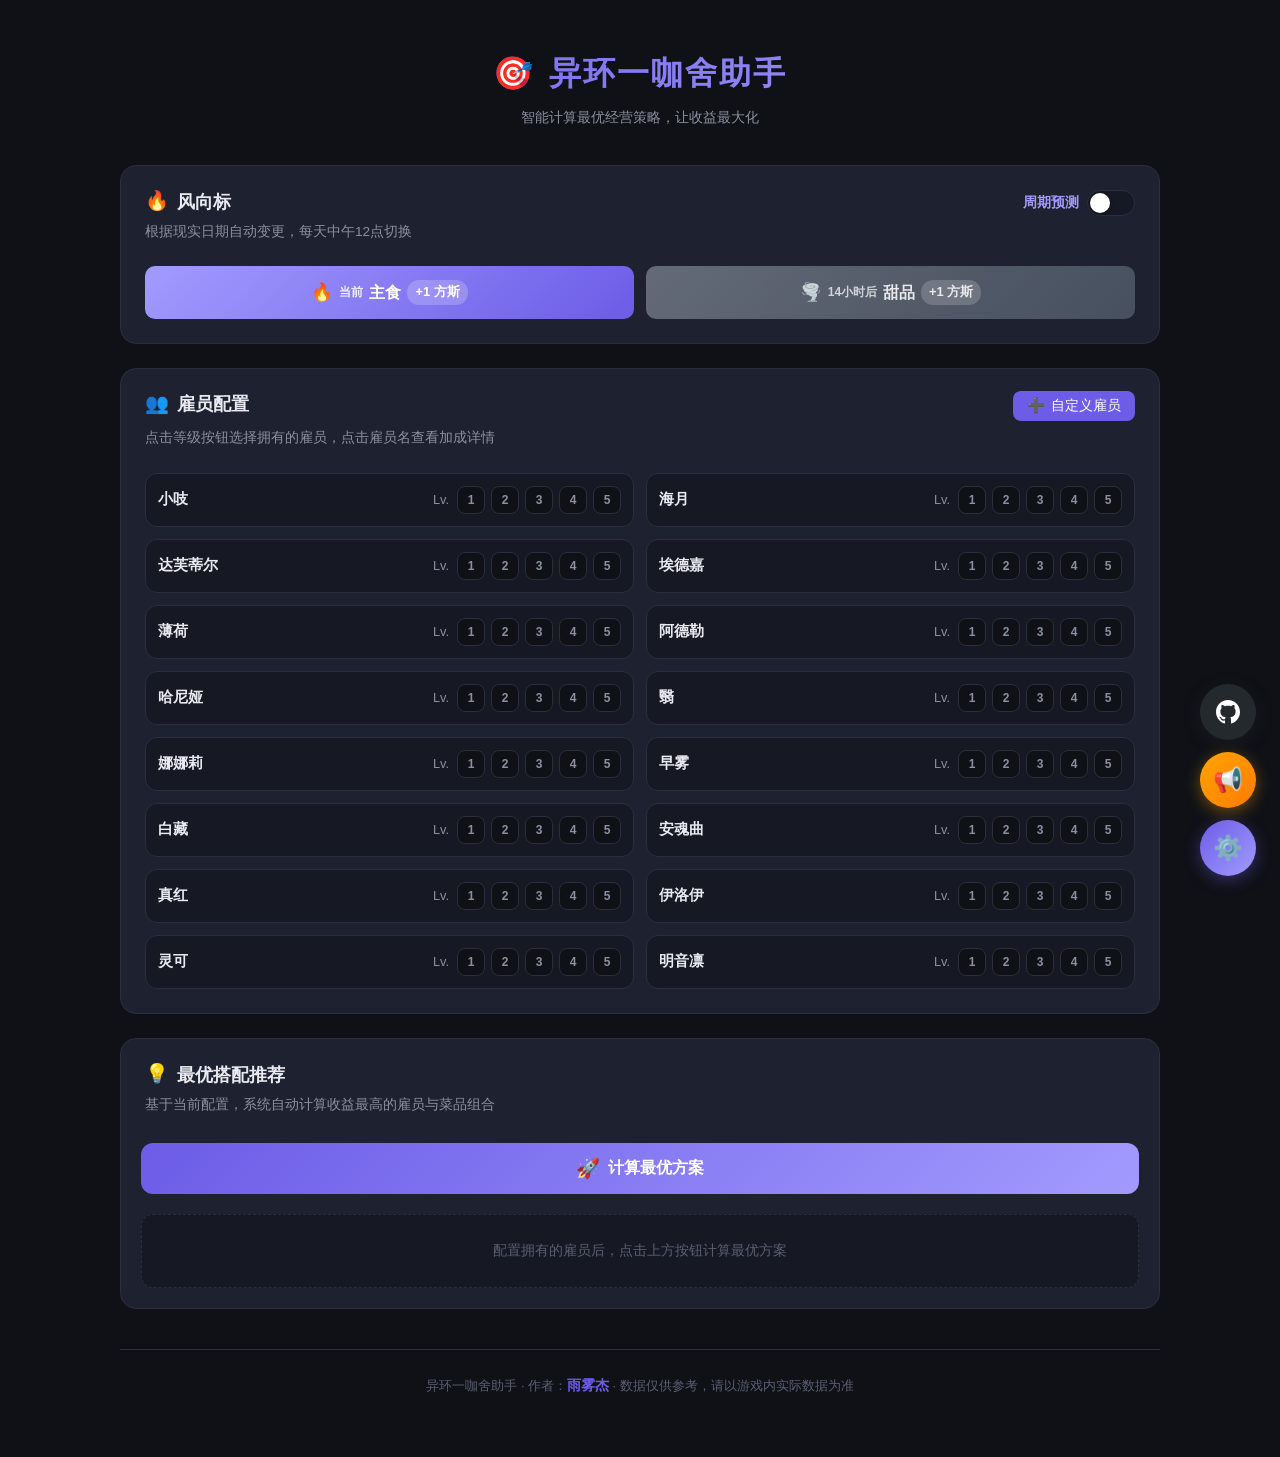
<file: index.html>
<!DOCTYPE html>
<html lang="zh-CN">
<head>
    <meta charset="UTF-8">
    <meta name="viewport" content="width=device-width, initial-scale=1.0">
    <title>异环一咖舍助手</title>
    <link rel="stylesheet" href="style.css?v=249">
    <link rel="icon" href="favicon.ico">
</head>
<body>
    <div id="loading-overlay" class="loading-overlay">
        <div class="loading-spinner"></div>
        <p>加载中...</p>
    </div>
    <div class="app-container">
        <!-- 顶部标题 -->
        <header class="app-header">
            <div class="header-content">
                <h1 class="app-title">
                    <span class="title-icon">🎯</span>
                    异环一咖舍助手
                </h1>
                <p class="app-subtitle">智能计算最优经营策略，让收益最大化</p>
            </div>
        </header>

        <main class="main-content">
            <!-- 风向标区域 -->
            <section class="card windvane-section">
                <div class="card-header">
                    <div class="windvane-header-top">
                        <h2 class="card-title">
                        <span class="section-icon">🔥</span>
                        风向标
                    </h2>
                        <label class="windvane-toggle">
                            <span class="windvane-toggle-label">周期预测</span>
                            <div class="switch-wrapper">
                                <input type="checkbox" id="cycle-prediction-switch" class="switch-input">
                                <label for="cycle-prediction-switch" class="switch-slider"></label>
                            </div>
                        </label>
                    </div>
                    <p class="card-desc">根据现实日期自动变更，每天中午12点切换</p>
                </div>
                <div class="card-body">
                    <div class="windvane-container">
                        <div id="current-windvane" class="windvane-card current-windvane">
                            <span class="windvane-flame">🔥</span>
                            <span class="windvane-prefix">当前</span>
                            <span id="windvane-name" class="windvane-name">加载中...</span>
                            <span id="windvane-bonus" class="windvane-bonus">+0</span>
                        </div>
                        <div id="next-windvane" class="windvane-card next-windvane">
                            <span class="windvane-flame">🌪️</span>
                            <span id="next-windvane-hours" class="windvane-hours">--小时后</span>
                            <span id="next-windvane-name" class="windvane-name">加载中...</span>
                            <span id="next-windvane-bonus" class="windvane-bonus">+0</span>
                        </div>
                    </div>
                </div>
            </section>

            <!-- 雇员管理区域 -->
            <section class="card employee-section">
                <div class="card-header">
                    <div class="employee-header-top">
                        <div class="employee-header-left">
                            <h2 class="card-title">
                                <span class="section-icon">👥</span>
                                雇员配置
                            </h2>
                        </div>
                        <button id="add-employee-btn" class="add-employee-btn" title="管理自定义雇员">
                            <span class="btn-icon">➕</span>
                            <span class="btn-text">自定义雇员</span>
                        </button>
                    </div>
                    <p class="card-desc">点击等级按钮选择拥有的雇员，点击雇员名查看加成详情</p>
                </div>
                <div class="card-body">
                    <div id="employee-list" class="employee-list">
                        <!-- 雇员卡片由JS动态生成 -->
                    </div>

                </div>
            </section>

            <!-- 推荐方案区域 -->
            <section class="card recommendation-section">
                <div class="card-header">
                    <h2 class="card-title">
                        <span class="section-icon">💡</span>
                        最优搭配推荐
                    </h2>
                    <p class="card-desc">基于当前配置，系统自动计算收益最高的雇员与菜品组合</p>
                </div>
                <div class="card-body">
                    <button id="calculate-btn" class="calculate-btn">
                        <span class="btn-icon">🚀</span>
                        计算最优方案
                    </button>
                    <div id="recommendation-result" class="recommendation-result">
                        <div class="recommendation-placeholder">
                            <p>配置拥有的雇员后，点击上方按钮计算最优方案</p>
                        </div>
                    </div>
                </div>
            </section>

            <!-- 计算明细区域 -->
            <section class="card calc-detail-section hidden">
                <div class="card-header">
                    <h2 class="card-title">
                        <span class="section-icon">📊</span>
                        计算明细
                    </h2>
                    <p class="card-desc">详细的收益计算过程 · 计算过程不四舍五入，下方明细仅做显示</p>
                </div>
                <div class="card-body">
                    <div id="calc-detail-result" class="calc-detail-container"></div>
                </div>
            </section>
        </main>

        <footer class="app-footer">
            <p>异环一咖舍助手 · 作者：<span class="author-name">雨雾杰</span> · 数据仅供参考，请以游戏内实际数据为准</p>
        </footer>
    </div>

    <!-- 底部固定按钮条（窄屏） -->
    <div class="bottom-bar">
        <a href="https://github.com/2315506431/NTE-ORIGEN" target="_blank" class="bottom-bar-btn github-link">
            <span class="btn-icon">
                <svg width="20" height="20" viewBox="0 0 24 24" fill="currentColor">
                    <path d="M12 0c-6.626 0-12 5.373-12 12 0 5.302 3.438 9.8 8.207 11.387.599.111.793-.261.793-.577v-2.234c-3.338.726-4.033-1.416-4.033-1.416-.546-1.387-1.333-1.756-1.333-1.756-1.089-.745.083-.729.083-.729 1.205.084 1.839 1.237 1.839 1.237 1.07 1.834 2.807 1.304 3.492.997.107-.775.418-1.305.762-1.604-2.665-.305-5.467-1.334-5.467-5.931 0-1.311.469-2.381 1.236-3.221-.124-.303-.535-1.524.117-3.176 0 0 1.008-.322 3.301 1.23.957-.266 1.983-.399 3.003-.404 1.02.005 2.047.138 3.006.404 2.291-1.552 3.297-1.23 3.297-1.23.653 1.653.242 2.874.118 3.176.77.84 1.235 1.911 1.235 3.221 0 4.609-2.807 5.624-5.479 5.921.43.372.823 1.102.823 2.222v3.293c0 .319.192.694.801.576 4.765-1.589 8.199-6.086 8.199-11.386 0-6.627-5.373-12-12-12z"/>
                </svg>
            </span>
            <span class="btn-text">GitHub</span>
        </a>
        <button id="announcement-btn" class="bottom-bar-btn">
            <span class="btn-icon">📢</span>
            <span class="btn-text">公告</span>
        </button>
        <button id="advanced-settings-btn" class="bottom-bar-btn">
            <span class="btn-icon">⚙️</span>
            <span class="btn-text">设置</span>
        </button>
    </div>

    <!-- 悬浮按钮组（宽屏） -->
    <div class="floating-btn-group">
        <button id="advanced-settings-btn-float" class="floating-btn advanced-settings-btn" title="设置">⚙️</button>
        <button id="announcement-btn-float" class="floating-btn announcement-btn" title="公告">📢</button>
        <a href="https://github.com/2315506431/NTE-ORIGEN" target="_blank" class="floating-btn github-btn github-link" title="GitHub 仓库">
            <svg width="24" height="24" viewBox="0 0 24 24" fill="currentColor">
                <path d="M12 0c-6.626 0-12 5.373-12 12 0 5.302 3.438 9.8 8.207 11.387.599.111.793-.261.793-.577v-2.234c-3.338.726-4.033-1.416-4.033-1.416-.546-1.387-1.333-1.756-1.333-1.756-1.089-.745.083-.729.083-.729 1.205.084 1.839 1.237 1.839 1.237 1.07 1.834 2.807 1.304 3.492.997.107-.775.418-1.305.762-1.604-2.665-.305-5.467-1.334-5.467-5.931 0-1.311.469-2.381 1.236-3.221-.124-.303-.535-1.524.117-3.176 0 0 1.008-.322 3.301 1.23.957-.266 1.983-.399 3.003-.404 1.02.005 2.047.138 3.006.404 2.291-1.552 3.297-1.23 3.297-1.23.653 1.653.242 2.874.118 3.176.77.84 1.235 1.911 1.235 3.221 0 4.609-2.807 5.624-5.479 5.921.43.372.823 1.102.823 2.222v3.293c0 .319.192.694.801.576 4.765-1.589 8.199-6.086 8.199-11.386 0-6.627-5.373-12-12-12z"/>
            </svg>
        </a>
    </div>

    <!-- 确认弹窗 -->
    <div id="confirm-modal" class="modal-overlay hidden">
        <div class="modal-container confirm-modal-container">
            <div class="modal-header">
                <h2 id="confirm-title">确认</h2>
            </div>
            <div class="modal-body">
                <p id="confirm-message" class="confirm-message">确定要执行此操作吗？</p>
                <div class="modal-actions">
                    <span id="confirm-extra-wrap" class="confirm-extra-wrap"></span>
                    <button id="confirm-cancel-btn" class="secondary-btn">取消</button>
                    <button id="confirm-ok-btn" class="primary-btn">确定</button>
                </div>
            </div>
        </div>
    </div>

    <!-- 雇员重名对比弹窗 -->
    <div id="emp-compare-modal" class="modal-overlay hidden">
        <div class="modal-container emp-compare-container">
            <div class="modal-header">
                <h2 id="emp-compare-title">雇员加成对比</h2>
                <button type="button" id="close-emp-compare-btn" class="modal-close-btn" aria-label="关闭">×</button>
            </div>
            <div class="modal-body">
                <div id="emp-compare-subtitle" class="emp-compare-subtitle"></div>
                <div id="emp-compare-content" class="emp-compare-content"></div>
                <div id="emp-compare-summary" class="emp-compare-summary"></div>
                <div class="modal-actions emp-compare-actions">
                    <button id="emp-compare-keep-btn" class="secondary-btn">保留自定义</button>
                    <button id="emp-compare-delete-btn" class="danger-btn">删除自定义</button>
                    <button id="emp-compare-close-btn" class="primary-btn">仅关闭</button>
                </div>
            </div>
        </div>
    </div>

    <!-- 公告弹窗 -->
    <div id="announcement-modal" class="modal-overlay hidden">
        <div class="modal-container">
            <div class="modal-header">
                <h2>📢 公告</h2>
                <button id="close-announcement-btn" class="close-btn">×</button>
            </div>
            <div class="modal-body">
                <div id="announcement-content" class="announcement-content">
                    <!-- 公告内容由JS动态渲染 -->
                </div>
            </div>
        </div>
    </div>

    <!-- 设置弹窗 -->
    <div id="advanced-settings-modal" class="modal-overlay hidden">
        <div class="modal-container">
            <div class="modal-header">
                <h2>设置</h2>
                <button id="close-modal-btn" class="close-btn">×</button>
            </div>
            <div class="modal-body">
                <div class="setting-group">
                    <label for="decoration-bonus-input">装修加成</label>
                    <input type="number" id="decoration-bonus-input" class="setting-input" min="0" step="0.001">
                </div>
                <div class="setting-group">
                    <label>专属客服</label>
                    <div class="switch-wrapper">
                        <input type="checkbox" id="exclusive-service-switch" class="switch-input">
                        <label for="exclusive-service-switch" class="switch-slider"></label>
                    </div>
                    <p class="setting-hint">浔羁遇等级7级的奖励，开启后增加1%人流量</p>
                </div>
                <div class="setting-group">
                    <label>风向标</label>
                    <div class="switch-wrapper">
                        <input type="checkbox" id="windvane-switch" class="switch-input" checked>
                        <label for="windvane-switch" class="switch-slider"></label>
                    </div>
                    <p class="setting-hint">未解锁风向标的用户可关闭此功能</p>
                </div>
                <div class="setting-group">
                    <label>店铺数量</label>
                    <div id="shop-count-selector" class="shop-count-selector"></div>
                    <p class="setting-hint">每店铺解锁2雇员+1菜品，共<span id="shop-count-info">10</span>雇员/<span id="shop-count-dish-info">5</span>菜品</p>
                </div>
                
                <hr class="modal-divider">
                
                <!-- 菜品设置 -->
                <div class="collapsible-section collapsed">
                    <div class="collapsible-header" id="item-settings-toggle">
                        <h3 class="setting-section-title">菜品设置</h3>
                        <span class="collapsible-arrow">☰</span>
                    </div>
                    <div class="collapsible-content" id="item-settings-content">
                        <p class="setting-desc">配置已解锁的菜品及其等级</p>
                        <div class="item-bulk-selector">
                            <button class="bulk-btn secondary-btn" data-level="0">全不解锁</button>
                            <button class="bulk-btn primary-btn" data-level="1">全1级</button>
                            <button class="bulk-btn primary-btn" data-level="2">全2级</button>
                        </div>
                        <div id="item-settings-list" class="employee-list item-settings-scroll"></div>
                    </div>
                </div>
                
                <hr class="modal-divider">
                
                <!-- 其他设置 -->
                <div class="collapsible-section collapsed">
                    <div class="collapsible-header" id="other-settings-toggle">
                        <h3 class="setting-section-title">其他设置</h3>
                        <span class="collapsible-arrow">☰</span>
                    </div>
                    <div class="collapsible-content" id="other-settings-content" style="padding-top: 4px;">
                        <!-- 基础人流量 -->
                        <div class="setting-group" style="margin-bottom: 8px; margin-top: 0;">
                            <label for="base-traffic-input">基础人流量</label>
                            <div style="display: flex; gap: 8px; align-items: center;">
                                <input type="number" id="base-traffic-input" class="setting-input" min="0" step="100" style="flex: 1;">
                                <button id="reset-traffic-btn" class="secondary-btn" style="white-space: nowrap;">恢复默认</button>
                            </div>
                        </div>
                    </div>
                </div>
                
                <hr class="modal-divider">
                <div class="danger-zone">
                    <h3>危险操作</h3>
                    <button id="clear-data-btn" class="danger-btn">清除所有本地数据</button>
                </div>
            </div>
        </div>
    </div>
    
    <!-- 雇员详情悬浮窗（全局，避免被 overflow 裁剪） -->
    <div id="emp-detail-popup" class="emp-detail-popup hidden"></div>

    <!-- 自定义雇员弹窗 -->
    <div id="employee-add-modal" class="modal-overlay hidden">
        <div class="modal-container employee-add-modal-container">
            <div class="modal-header">
                <h2 id="emp-modal-title">自定义雇员</h2>
                <button id="close-employee-add-btn" class="close-btn">×</button>
            </div>
            <div class="modal-body">
                <!-- 列表视图 -->
                <div id="emp-list-view" class="emp-list-view">
                    <div id="custom-emp-list" class="custom-emp-list">
                        <!-- 自定义雇员列表由JS生成 -->
                    </div>
                    <button id="emp-show-form-btn" class="add-custom-emp-btn">+ 新增雇员</button>
                </div>
                <!-- 表单视图 -->
                <div id="emp-form-view" class="emp-form-view hidden">
                    <div class="setting-group">
                        <label for="new-emp-name">雇员名称</label>
                        <input type="text" id="new-emp-name" class="setting-input" placeholder="输入雇员名字">
                    </div>
                    <p class="setting-desc">配置各等级加成，可添加多个加成项</p>
                    <div class="emp-add-levels" id="emp-add-levels"></div>
                    <div class="modal-actions">
                        <button id="emp-add-cancel-btn" class="secondary-btn">返回</button>
                        <button id="emp-add-save-btn" class="primary-btn">保存雇员</button>
                    </div>
                </div>
            </div>
        </div>
    </div>

    <script src="app.js?v=283"></script>
</body>
</html>
</file>
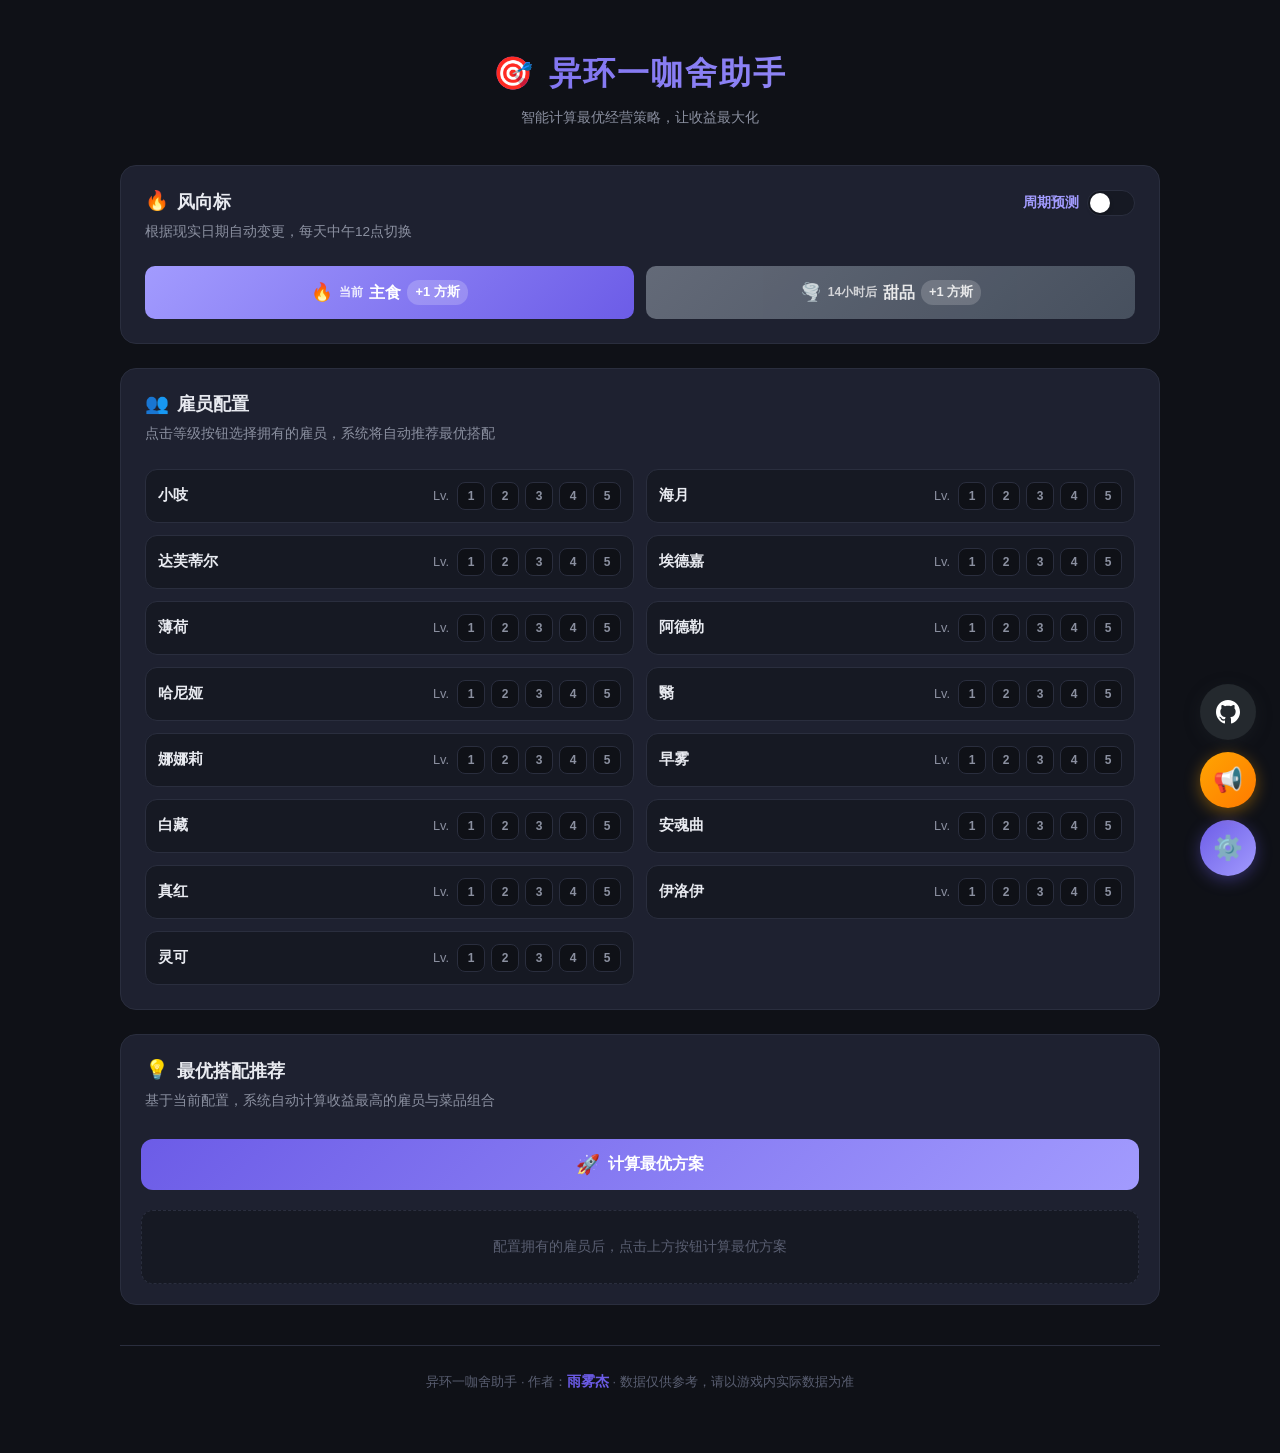
<file: yks.html>
<!DOCTYPE html>
<html lang="zh-CN">
<head>
    <meta charset="UTF-8">
    <meta name="viewport" content="width=device-width, initial-scale=1.0">
    <title>异环一咖舍助手</title>
    <link rel="stylesheet" href="ORIGEN/style.css?v=236">
    <link rel="icon" href="ORIGEN/favicon.ico">
</head>
<body>
    <div id="loading-overlay" class="loading-overlay">
        <div class="loading-spinner"></div>
        <p>加载中...</p>
    </div>
    <div class="app-container">
        <!-- 顶部标题 -->
        <header class="app-header">
            <div class="header-content">
                <h1 class="app-title">
                    <span class="title-icon">🎯</span>
                    异环一咖舍助手
                </h1>
                <p class="app-subtitle">智能计算最优经营策略，让收益最大化</p>
            </div>
        </header>

        <main class="main-content">
            <!-- 风向标区域 -->
            <section class="card windvane-section">
                <div class="card-header">
                    <div class="windvane-header-top">
                        <h2 class="card-title">
                        <span class="section-icon">🔥</span>
                        风向标
                    </h2>
                        <label class="windvane-toggle">
                            <span class="windvane-toggle-label">周期预测</span>
                            <div class="switch-wrapper">
                                <input type="checkbox" id="cycle-prediction-switch" class="switch-input">
                                <label for="cycle-prediction-switch" class="switch-slider"></label>
                            </div>
                        </label>
                    </div>
                    <p class="card-desc">根据现实日期自动变更，每天中午12点切换</p>
                </div>
                <div class="card-body">
                    <div class="windvane-container">
                        <div id="current-windvane" class="windvane-card current-windvane">
                            <span class="windvane-flame">🔥</span>
                            <span class="windvane-prefix">当前</span>
                            <span id="windvane-name" class="windvane-name">加载中...</span>
                            <span id="windvane-bonus" class="windvane-bonus">+0</span>
                        </div>
                        <div id="next-windvane" class="windvane-card next-windvane">
                            <span class="windvane-flame">🌪️</span>
                            <span id="next-windvane-hours" class="windvane-hours">--小时后</span>
                            <span id="next-windvane-name" class="windvane-name">加载中...</span>
                            <span id="next-windvane-bonus" class="windvane-bonus">+0</span>
                        </div>
                    </div>
                </div>
            </section>

            <!-- 雇员管理区域 -->
            <section class="card employee-section">
                <div class="card-header">
                    <h2 class="card-title">
                        <span class="section-icon">👥</span>
                        雇员配置
                    </h2>
                    <p class="card-desc">点击等级按钮选择拥有的雇员，系统将自动推荐最优搭配</p>
                </div>
                <div class="card-body">
                    <div id="employee-list" class="employee-list">
                        <!-- 雇员卡片由JS动态生成 -->
                    </div>

                </div>
            </section>

            <!-- 推荐方案区域 -->
            <section class="card recommendation-section">
                <div class="card-header">
                    <h2 class="card-title">
                        <span class="section-icon">💡</span>
                        最优搭配推荐
                    </h2>
                    <p class="card-desc">基于当前配置，系统自动计算收益最高的雇员与菜品组合</p>
                </div>
                <div class="card-body">
                    <button id="calculate-btn" class="calculate-btn">
                        <span class="btn-icon">🚀</span>
                        计算最优方案
                    </button>
                    <div id="recommendation-result" class="recommendation-result">
                        <div class="recommendation-placeholder">
                            <p>配置拥有的雇员后，点击上方按钮计算最优方案</p>
                        </div>
                    </div>
                </div>
            </section>

            <!-- 计算明细区域 -->
            <section class="card calc-detail-section hidden">
                <div class="card-header">
                    <h2 class="card-title">
                        <span class="section-icon">📊</span>
                        计算明细
                    </h2>
                    <p class="card-desc">详细的收益计算过程 · 计算过程不四舍五入，下方明细仅做显示</p>
                </div>
                <div class="card-body">
                    <div id="calc-detail-result" class="calc-detail-container"></div>
                </div>
            </section>
        </main>

        <footer class="app-footer">
            <p>异环一咖舍助手 · 作者：<span class="author-name">雨雾杰</span> · 数据仅供参考，请以游戏内实际数据为准</p>
        </footer>
    </div>

    <!-- 底部固定按钮条（窄屏） -->
    <div class="bottom-bar">
        <a href="https://github.com/2315506431/My-Web" target="_blank" class="bottom-bar-btn github-link">
            <span class="btn-icon">
                <svg width="20" height="20" viewBox="0 0 24 24" fill="currentColor">
                    <path d="M12 0c-6.626 0-12 5.373-12 12 0 5.302 3.438 9.8 8.207 11.387.599.111.793-.261.793-.577v-2.234c-3.338.726-4.033-1.416-4.033-1.416-.546-1.387-1.333-1.756-1.333-1.756-1.089-.745.083-.729.083-.729 1.205.084 1.839 1.237 1.839 1.237 1.07 1.834 2.807 1.304 3.492.997.107-.775.418-1.305.762-1.604-2.665-.305-5.467-1.334-5.467-5.931 0-1.311.469-2.381 1.236-3.221-.124-.303-.535-1.524.117-3.176 0 0 1.008-.322 3.301 1.23.957-.266 1.983-.399 3.003-.404 1.02.005 2.047.138 3.006.404 2.291-1.552 3.297-1.23 3.297-1.23.653 1.653.242 2.874.118 3.176.77.84 1.235 1.911 1.235 3.221 0 4.609-2.807 5.624-5.479 5.921.43.372.823 1.102.823 2.222v3.293c0 .319.192.694.801.576 4.765-1.589 8.199-6.086 8.199-11.386 0-6.627-5.373-12-12-12z"/>
                </svg>
            </span>
            <span class="btn-text">GitHub</span>
        </a>
        <button id="announcement-btn" class="bottom-bar-btn">
            <span class="btn-icon">📢</span>
            <span class="btn-text">公告</span>
        </button>
        <button id="advanced-settings-btn" class="bottom-bar-btn">
            <span class="btn-icon">⚙️</span>
            <span class="btn-text">设置</span>
        </button>
    </div>

    <!-- 悬浮按钮组（宽屏） -->
    <div class="floating-btn-group">
        <button id="advanced-settings-btn-float" class="floating-btn advanced-settings-btn" title="设置">⚙️</button>
        <button id="announcement-btn-float" class="floating-btn announcement-btn" title="公告">📢</button>
        <a href="https://github.com/2315506431/My-Web" target="_blank" class="floating-btn github-btn github-link" title="GitHub 仓库">
            <svg width="24" height="24" viewBox="0 0 24 24" fill="currentColor">
                <path d="M12 0c-6.626 0-12 5.373-12 12 0 5.302 3.438 9.8 8.207 11.387.599.111.793-.261.793-.577v-2.234c-3.338.726-4.033-1.416-4.033-1.416-.546-1.387-1.333-1.756-1.333-1.756-1.089-.745.083-.729.083-.729 1.205.084 1.839 1.237 1.839 1.237 1.07 1.834 2.807 1.304 3.492.997.107-.775.418-1.305.762-1.604-2.665-.305-5.467-1.334-5.467-5.931 0-1.311.469-2.381 1.236-3.221-.124-.303-.535-1.524.117-3.176 0 0 1.008-.322 3.301 1.23.957-.266 1.983-.399 3.003-.404 1.02.005 2.047.138 3.006.404 2.291-1.552 3.297-1.23 3.297-1.23.653 1.653.242 2.874.118 3.176.77.84 1.235 1.911 1.235 3.221 0 4.609-2.807 5.624-5.479 5.921.43.372.823 1.102.823 2.222v3.293c0 .319.192.694.801.576 4.765-1.589 8.199-6.086 8.199-11.386 0-6.627-5.373-12-12-12z"/>
            </svg>
        </a>
    </div>

    <!-- 确认弹窗 -->
    <div id="confirm-modal" class="modal-overlay hidden">
        <div class="modal-container confirm-modal-container">
            <div class="modal-header">
                <h2 id="confirm-title">确认</h2>
            </div>
            <div class="modal-body">
                <p id="confirm-message" class="confirm-message">确定要执行此操作吗？</p>
                <div class="modal-actions">
                    <button id="confirm-cancel-btn" class="secondary-btn">取消</button>
                    <button id="confirm-ok-btn" class="primary-btn">确定</button>
                </div>
            </div>
        </div>
    </div>

    <!-- 公告弹窗 -->
    <div id="announcement-modal" class="modal-overlay hidden">
        <div class="modal-container">
            <div class="modal-header">
                <h2>📢 公告</h2>
                <button id="close-announcement-btn" class="close-btn">×</button>
            </div>
            <div class="modal-body">
                <div id="announcement-content" class="announcement-content">
                    <!-- 公告内容由JS动态渲染 -->
                </div>
            </div>
        </div>
    </div>

    <!-- 设置弹窗 -->
    <div id="advanced-settings-modal" class="modal-overlay hidden">
        <div class="modal-container">
            <div class="modal-header">
                <h2>设置</h2>
                <button id="close-modal-btn" class="close-btn">×</button>
            </div>
            <div class="modal-body">
                <div class="setting-group">
                    <label for="decoration-bonus-input">装修加成</label>
                    <input type="number" id="decoration-bonus-input" class="setting-input" min="0" step="0.001">
                </div>
                <div class="setting-group">
                    <label>专属客服</label>
                    <div class="switch-wrapper">
                        <input type="checkbox" id="exclusive-service-switch" class="switch-input">
                        <label for="exclusive-service-switch" class="switch-slider"></label>
                    </div>
                    <p class="setting-hint">浔羁遇等级7级的奖励，开启后增加1%人流量</p>
                </div>
                <div class="setting-group">
                    <label>风向标</label>
                    <div class="switch-wrapper">
                        <input type="checkbox" id="windvane-switch" class="switch-input" checked>
                        <label for="windvane-switch" class="switch-slider"></label>
                    </div>
                    <p class="setting-hint">未解锁风向标的用户可关闭此功能</p>
                </div>
                <div class="setting-group">
                    <label>店铺数量</label>
                    <div id="shop-count-selector" class="shop-count-selector"></div>
                    <p class="setting-hint">每店铺解锁2雇员+1菜品，共<span id="shop-count-info">10</span>雇员/<span id="shop-count-dish-info">5</span>菜品</p>
                </div>
                
                <hr class="modal-divider">
                
                <!-- 菜品设置 -->
                <div class="collapsible-section collapsed">
                    <div class="collapsible-header" id="item-settings-toggle">
                        <h3 class="setting-section-title">菜品设置</h3>
                        <span class="collapsible-arrow">☰</span>
                    </div>
                    <div class="collapsible-content" id="item-settings-content">
                        <p class="setting-desc">配置已解锁的菜品及其等级</p>
                        <div class="item-bulk-selector">
                            <button class="bulk-btn secondary-btn" data-level="0">全不解锁</button>
                            <button class="bulk-btn primary-btn" data-level="1">全1级</button>
                            <button class="bulk-btn primary-btn" data-level="2">全2级</button>
                        </div>
                        <div id="item-settings-list" class="employee-list item-settings-scroll"></div>
                    </div>
                </div>
                
                <hr class="modal-divider">
                
                <!-- 其他设置 -->
                <div class="collapsible-section collapsed">
                    <div class="collapsible-header" id="other-settings-toggle">
                        <h3 class="setting-section-title">其他设置</h3>
                        <span class="collapsible-arrow">☰</span>
                    </div>
                    <div class="collapsible-content" id="other-settings-content" style="padding-top: 4px;">
                        <!-- 基础人流量 -->
                        <div class="setting-group" style="margin-bottom: 8px; margin-top: 0;">
                            <label for="base-traffic-input">基础人流量</label>
                            <div style="display: flex; gap: 8px; align-items: center;">
                                <input type="number" id="base-traffic-input" class="setting-input" min="0" step="100" style="flex: 1;">
                                <button id="reset-traffic-btn" class="secondary-btn" style="white-space: nowrap;">恢复默认</button>
                            </div>
                        </div>
                    </div>
                </div>
                
                <hr class="modal-divider">
                <div class="danger-zone">
                    <h3>危险操作</h3>
                    <button id="clear-data-btn" class="danger-btn">清除所有本地数据</button>
                </div>
            </div>
        </div>
    </div>
    
    <script src="ORIGEN/app.js?v=255"></script>
</body>
</html>
</file>
<file: style.css>
/* ========== 加载状态 ========== */
.loading-overlay {
    position: fixed;
    top: 0;
    left: 0;
    right: 0;
    bottom: 0;
    background: var(--bg-primary);
    display: flex;
    flex-direction: column;
    align-items: center;
    justify-content: center;
    z-index: 9999;
    transition: opacity 0.3s ease;
}

.loading-overlay.hidden {
    opacity: 0;
    pointer-events: none;
}

.loading-spinner {
    width: 50px;
    height: 50px;
    border: 4px solid var(--border-color);
    border-top-color: var(--accent-primary);
    border-radius: 50%;
    animation: spin 1s linear infinite;
    margin-bottom: 20px;
}

@keyframes spin {
    to {
        transform: rotate(360deg);
    }
}

.loading-overlay p {
    color: var(--text-secondary);
    font-size: 1rem;
}

/* ========== 基础重置与变量 ========== */
:root {
    --bg-primary: #0f1117;
    --bg-secondary: #1a1d27;
    --bg-card: #1e2130;
    --bg-card-hover: #252839;
    --bg-input: #161923;
    --border-color: #2a2e3e;
    --border-active: #6c5ce7;
    --text-primary: #e8eaf0;
    --text-secondary: #8b90a0;
    --text-muted: #5a5f72;
    --accent-primary: #6c5ce7;
    --accent-secondary: #a29bfe;
    --accent-gradient: linear-gradient(135deg, #6c5ce7, #a29bfe);
    --gold: #ffd700;
    --gold-dark: #b8960f;
    --silver: #c0c0c0;
    --bronze: #cd7f32;
    --green: #00cec9;
    --green-bg: rgba(0, 206, 201, 0.1);
    --red: #ff6b6b;
    --blue: #74b9ff;
    --blue-bg: rgba(116, 185, 255, 0.1);
    --purple: #a29bfe;
    --purple-bg: rgba(162, 155, 254, 0.1);
    --orange: #ffa502;
    --orange-bg: rgba(255, 165, 2, 0.1);
    --radius-sm: 8px;
    --radius-md: 12px;
    --radius-lg: 16px;
    --shadow-sm: 0 2px 8px rgba(0, 0, 0, 0.2);
    --shadow-md: 0 4px 16px rgba(0, 0, 0, 0.3);
    --shadow-lg: 0 8px 32px rgba(0, 0, 0, 0.4);
    --transition: all 0.3s cubic-bezier(0.4, 0, 0.2, 1);
}

* {
    margin: 0;
    padding: 0;
    box-sizing: border-box;
}

body {
    font-family: -apple-system, BlinkMacSystemFont, 'Segoe UI', 'PingFang SC', 'Hiragino Sans GB', 'Microsoft YaHei', sans-serif;
    background: var(--bg-primary);
    color: var(--text-primary);
    line-height: 1.6;
    min-height: 100vh;
}

/* ========== 容器布局 ========== */
.app-container {
    max-width: 1220px;
    margin: 0 auto;
    padding: 0 20px;
    width: 100%;
    box-sizing: border-box;
}



/* ========== 头部 ========== */
.app-header {
    text-align: center;
    padding: 48px 0 36px;
}

.app-title {
    font-size: 2rem;
    font-weight: 700;
    background: var(--accent-gradient);
    -webkit-background-clip: text;
    -webkit-text-fill-color: transparent;
    background-clip: text;
    margin-bottom: 8px;
    letter-spacing: 2px;
}

.title-icon {
    -webkit-text-fill-color: initial;
    margin-right: 4px;
}

.app-subtitle {
    color: var(--text-secondary);
    font-size: 0.85rem;
}

/* ========== 公告区域（在弹窗内） ========== */
.modal-container .announcement-content {
    margin-bottom: 8px;
}

.announcement-item {
    background: var(--bg-input);
    border: 1px solid var(--border-color);
    border-radius: var(--radius-md);
    padding: 12px 16px;
    margin-bottom: 10px;
    transition: var(--transition);
}

.announcement-item:last-child {
    margin-bottom: 0;
}

.announcement-item:hover {
    border-color: rgba(255, 165, 2, 0.3);
    background: var(--bg-card-hover);
}

.announcement-item-header {
    display: flex;
    align-items: center;
    justify-content: space-between;
    margin-bottom: 6px;
}

.announcement-item-title {
    font-size: 0.9rem;
    font-weight: 600;
    color: var(--text-primary);
    display: flex;
    align-items: center;
    gap: 6px;
}

.announcement-item-tag {
    font-size: 0.7rem;
    padding: 2px 8px;
    border-radius: 10px;
    background: var(--orange-bg);
    color: var(--orange);
    font-weight: 600;
}

.announcement-item-date {
    font-size: 0.75rem;
    color: var(--text-muted);
}

.announcement-item-body {
    font-size: 0.85rem;
    color: var(--text-secondary);
    line-height: 1.5;
}

.announcement-item-body ul {
    margin: 8px 0 0 20px;
}

.announcement-item-body li {
    margin-bottom: 4px;
}

.announcement-empty {
    text-align: center;
    color: var(--text-muted);
    font-size: 0.85rem;
    padding: 12px 0;
}

/* ========== 主内容 ========== */
.main-content {
    display: flex;
    flex-direction: column;
    gap: 24px;
    padding-bottom: 40px;
}

/* ========== 卡片通用 ========== */
.card {
    background: var(--bg-card);
    border: 1px solid var(--border-color);
    border-radius: var(--radius-lg);
    overflow: hidden;
    transition: border-color 0.3s cubic-bezier(0.4, 0, 0.2, 1),
                box-shadow 0.3s cubic-bezier(0.4, 0, 0.2, 1);
}

/* resize 期间禁用所有过渡，避免每像素变化触发动画抽搐 */
body.resizing *,
body.resizing *::before,
body.resizing *::after {
    transition: none !important;
}

.card:hover {
    border-color: rgba(108, 92, 231, 0.3);
    box-shadow: var(--shadow-md);
}

.card-header {
    padding: 20px 24px 0;
}

.card-title {
    font-size: 1.15rem;
    font-weight: 600;
    display: flex;
    align-items: center;
    gap: 8px;
    margin-bottom: 4px;
}

.section-icon {
    font-size: 1.2rem;
}

.card-desc {
    color: var(--text-secondary);
    font-size: 0.85rem;
    margin-bottom: 4px;
}

.card-body {
    padding: 20px 24px 24px;
}

/* ========== 风向标选择 ========== */
.windvane-header-top {
    display: flex;
    justify-content: space-between;
    align-items: center;
    gap: 12px;
    flex-wrap: wrap;
}

.windvane-toggle {
    display: flex;
    align-items: center;
    gap: 8px;
    cursor: pointer;
    user-select: none;
}

.windvane-toggle-label {
    font-size: 0.85rem;
    color: var(--accent-secondary);
    font-weight: 600;
}

/* ========== 进度条样式 ========== */
.progress-bar-container {
    width: 100%;
    max-width: 320px;
    height: 8px;
    background: var(--bg-input);
    border-radius: 4px;
    overflow: hidden;
    margin: 12px auto;
    border: 1px solid var(--border-color);
}

.progress-bar-fill {
    height: 100%;
    background: linear-gradient(90deg, var(--accent-secondary), var(--accent-primary));
    transition: width 0.3s ease;
    border-radius: 4px;
}

.progress-text {
    font-size: 0.85rem;
    color: var(--text-muted);
    margin-top: 4px;
}

/* ========== 6天预测结果样式 ========== */
.cycle-prediction-content {
    display: flex;
    flex-direction: column;
    gap: 12px;
}

.cycle-summary {
    text-align: center;
    padding: 10px 16px;
    border-radius: 8px;
    font-weight: 600;
    font-size: 0.95rem;
}

.cycle-summary-same {
    background: rgba(72, 187, 120, 0.12);
    color: #2f855a;
}

.cycle-summary-change {
    background: rgba(237, 137, 54, 0.12);
    color: #c05621;
}

.cycle-days-list {
    display: flex;
    flex-direction: column;
    gap: 8px;
}

.cycle-day-card {
    display: flex;
    align-items: center;
    gap: 10px;
    padding: 8px 10px;
    background: var(--bg-input);
    border: 1px solid var(--border-color);
    border-radius: 8px;
}

.cycle-day-card.vertical {
    flex-direction: column;
    align-items: stretch;
    gap: 8px;
}

.cycle-day-card.vertical .cycle-day-header {
    flex-direction: row;
    width: auto;
    justify-content: flex-start;
    gap: 8px;
}

.cycle-day-card.vertical .cycle-detail-btn {
    align-self: stretch;
    min-width: 0;
}

.cycle-day-today {
    border-color: var(--accent-primary);
    background: rgba(108, 92, 231, 0.06);
}

.cycle-day-change {
    border-color: #ed8936;
    background: rgba(237, 137, 54, 0.06);
}

.cycle-day-header {
    display: flex;
    flex-direction: column;
    align-items: center;
    width: 64px;
    flex-shrink: 0;
    gap: 2px;
}

.cycle-day-label {
    font-weight: 700;
    font-size: 0.9rem;
    color: var(--accent-primary);
}

.cycle-day-windvane {
    font-size: 0.75rem;
    color: var(--text-muted);
    white-space: nowrap;
}

.cycle-day-body {
    flex: 1;
    min-width: 0;
    display: flex;
    flex-direction: column;
    gap: 8px;
}

.cycle-day-employees,
.cycle-day-dishes {
    font-size: 0.85rem;
    display: flex;
    flex-wrap: wrap;
    gap: 4px 6px;
    align-items: center;
    line-height: 1.5;
}

.cycle-day-employees {
    color: #74b9ff;
}

.cycle-day-dishes {
    color: var(--text-primary);
}

.cycle-tag {
    display: inline-block;
    padding: 1px 8px;
    border-radius: 10px;
    font-size: 0.82rem;
    line-height: 1.5;
}

.cycle-day-employees .cycle-tag {
    background: rgba(116, 185, 255, 0.12);
    color: #74b9ff;
}

.cycle-day-dishes .cycle-tag {
    background: rgba(162, 155, 254, 0.14);
    color: var(--accent-secondary);
}

.cycle-tag-added,
.cycle-day-employees .cycle-tag-added,
.cycle-day-dishes .cycle-tag-added {
    background: rgba(237, 137, 54, 0.2) !important;
    color: #c05621 !important;
    font-weight: 700;
    box-shadow: 0 0 0 1px rgba(237, 137, 54, 0.4);
}

.cycle-tag-removed {
    background: rgba(229, 62, 62, 0.12) !important;
    color: #c53030;
    text-decoration: line-through;
    opacity: 0.85;
}

.cycle-day-removed {
    font-size: 0.78rem;
    margin-top: 2px;
    display: flex;
    flex-wrap: wrap;
    gap: 4px;
    align-items: center;
    color: var(--text-muted);
}

.cycle-tag-empty {
    font-style: italic;
    opacity: 0.6;
    font-size: 0.8rem;
}

.cycle-detail-btn {
    display: flex;
    flex-direction: column;
    align-items: stretch;
    gap: 2px;
    padding: 6px 12px;
    border: 1px solid var(--border-color);
    background: var(--bg-input);
    color: var(--text-secondary);
    border-radius: 6px;
    cursor: pointer;
    transition: var(--transition);
    flex-shrink: 0;
    min-width: 92px;
    line-height: 1.2;
}

.cycle-detail-btn-row {
    display: flex;
    align-items: baseline;
    justify-content: space-between;
    gap: 6px;
    white-space: nowrap;
    overflow: hidden;
}

.cycle-detail-btn-label {
    font-size: 0.7rem;
    color: var(--text-muted);
    font-weight: 500;
    /* 太窄时优先牺牲标签空间，让收益数值完整 */
    flex-shrink: 1;
    min-width: 0;
    overflow: hidden;
    text-overflow: ellipsis;
}

/* 水平布局（按钮在右侧）：显示短标签 */
.cycle-detail-btn-label .label-short { display: inline; }
.cycle-detail-btn-label .label-full { display: none; }

/* 垂直布局（按钮在下方）：显示完整标签 */
.cycle-day-card.vertical .cycle-detail-btn-label .label-short { display: none; }
.cycle-day-card.vertical .cycle-detail-btn-label .label-full { display: inline; }

.cycle-detail-btn-value {
    font-size: 0.82rem;
    font-weight: 700;
    white-space: nowrap;
    /* 收益数值优先完整，不被压缩 */
    flex-shrink: 0;
}

.cycle-detail-btn-value.cycle-display-rev {
    color: #74b9ff;
}

.cycle-detail-btn-value.cycle-actual-rev {
    color: var(--accent-primary);
}

.cycle-rev-unit {
    font-size: 0.7rem;
    font-weight: 500;
    opacity: 0.7;
    margin-left: 2px;
}

.cycle-detail-btn:hover {
    border-color: var(--accent-primary);
    background: rgba(108, 92, 231, 0.08);
}

.cycle-detail-btn:hover .cycle-display-rev {
    color: #a2d2ff;
}

.cycle-detail-btn:hover .cycle-actual-rev {
    color: var(--accent-secondary);
}

.cycle-prediction-hint {
    font-size: 0.78rem;
    color: var(--text-muted);
    text-align: center;
    margin-top: -4px;
    margin-bottom: 2px;
}

.windvane-container {
    display: flex;
    gap: 12px;
}

.windvane-container.vertical {
    flex-direction: column;
}

.windvane-card {
    flex: 1;
    display: flex;
    flex-direction: row;
    align-items: center;
    justify-content: center;
    gap: 6px;
    padding: 12px 16px;
    border-radius: 10px;
    color: white;
    font-size: 0.95rem;
    font-weight: 600;
    white-space: nowrap;
}

.current-windvane {
    background: linear-gradient(135deg, var(--accent-secondary), var(--accent-primary));
}

.next-windvane {
    background: linear-gradient(135deg, #6b7280, #4b5563);
    opacity: 0.9;
}

.windvane-prefix,
.windvane-hours {
    font-size: 0.75rem;
    opacity: 0.85;
}

.windvane-flame {
    font-size: 1.1rem;
    animation: flame-bounce 1.5s ease-in-out infinite;
}

.next-windvane .windvane-flame {
    animation: none;
}

@keyframes flame-bounce {
    0%, 100% { transform: translateY(0); }
    50% { transform: translateY(-3px); }
}

.windvane-name {
    font-size: 1rem;
}

.windvane-bonus {
    background: rgba(255, 255, 255, 0.2);
    padding: 2px 8px;
    border-radius: 12px;
    font-size: 0.8rem;
}

.hidden {
    display: none !important;
}

.rec-bonus-item {
    display: inline-flex;
    align-items: center;
    gap: 6px;
    padding: 6px 14px;
    border-radius: 20px;
    font-size: 0.85rem;
    white-space: nowrap;
}

/* ========== 雇员管理 ========== */
.employee-list {
    display: grid;
    grid-template-columns: repeat(2, minmax(min-content, 1fr));
    gap: 12px;
    overflow-x: auto;
}

/* 单列布局 */
.employee-list.single-column {
    grid-template-columns: minmax(min-content, 1fr);
}

.employee-card {
    display: flex;
    align-items: center;
    gap: 12px;
    padding: 12px;
    background: var(--bg-input);
    border: 1px solid var(--border-color);
    border-radius: var(--radius-md);
    transition: var(--transition);
    min-width: 200px;
}

.employee-card:hover {
    border-color: rgba(108, 92, 231, 0.3);
    background: var(--bg-card-hover);
}

.employee-card.active {
    border-color: var(--accent-primary);
    box-shadow: 0 0 0 1px rgba(108, 92, 231, 0.2);
}

/* 垂直布局：名字在上，等级在下 */
.employee-card.vertical-layout {
    flex-direction: column;
    align-items: center;
    gap: 8px;
}

.employee-card.vertical-layout .employee-info {
    flex: none;
    justify-content: center;
    width: 100%;
}

.employee-card.vertical-layout .employee-controls {
    width: 100%;
    justify-content: center;
}



.employee-info {
    flex: 1;
    min-width: 0;
    align-self: stretch;
    display: flex;
    align-items: center;
    flex-wrap: wrap;
    gap: 4px 8px;
    cursor: pointer;
    user-select: none;
}

.custom-badge {
    font-size: 0.65rem;
    font-weight: 600;
    padding: 2px 6px;
    border-radius: 4px;
    background: rgba(108, 92, 231, 0.2);
    color: var(--accent-secondary);
    border: 1px solid rgba(108, 92, 231, 0.35);
    line-height: 1.2;
    letter-spacing: 0.5px;
    flex-shrink: 0;
}

.employee-name {
    font-size: 0.95rem;
    font-weight: 600;
    margin-bottom: 2px;
    white-space: nowrap;
    overflow: hidden;
    text-overflow: ellipsis;
}



.employee-controls {
    display: flex;
    align-items: center;
    gap: 8px;
    flex-shrink: 0;
}

/* 等级选择 */
.level-selector {
    display: flex;
    align-items: center;
    gap: 6px;
}

.level-label {
    font-size: 0.8rem;
    color: var(--text-secondary);
    margin-right: 2px;
}

.level-btn {
    min-width: 28px;
    height: 28px;
    padding: 0 6px;
    border: 1px solid var(--border-color);
    border-radius: var(--radius-sm);
    background: var(--bg-primary);
    color: var(--text-secondary);
    font-size: 0.75rem;
    font-weight: 600;
    cursor: pointer;
    flex-shrink: 0;
    transition: var(--transition);
    display: flex;
    align-items: center;
    justify-content: center;
}

.level-btn:hover {
    border-color: var(--accent-primary);
    color: var(--text-primary);
}

.level-btn.active {
    background: var(--accent-primary);
    border-color: var(--accent-primary);
    color: white;
    box-shadow: 0 2px 8px rgba(108, 92, 231, 0.4);
}

/* ========== 推荐方案区域 ========== */
.recommendation-section .card-body {
    display: flex;
    flex-direction: column;
    gap: 12px;
    padding: 16px 20px 20px;
}

.recommendation-result {
    min-height: auto;
}

.recommendation-placeholder {
    text-align: center;
    padding: 24px 20px;
    color: var(--text-muted);
    font-size: 0.9rem;
    background: var(--bg-input);
    border-radius: var(--radius-md);
    border: 1px dashed var(--border-color);
}

.recommendation-content {
    background: var(--bg-input);
    border-radius: var(--radius-md);
    padding: 20px;
    border: 1px solid var(--border-color);
}

.rec-summary {
    text-align: center;
    padding-bottom: 20px;
    margin-bottom: 20px;
    border-bottom: 1px solid var(--border-color);
}

.rec-total-wrapper {
    display: flex;
    flex-direction: column;
    gap: 12px;
    margin-bottom: 12px;
    position: relative;
}

@media (min-width: 600px) {
    .rec-total-wrapper {
        flex-direction: row;
        justify-content: stretch;
        align-items: stretch;
        gap: 0;
    }
    
    .rec-total {
        flex: 1;
        display: flex;
        flex-direction: column;
        justify-content: center;
        align-items: center;
        padding: 0 12px;
        position: relative;
    }
    
    .rec-total:first-child {
        padding-right: 24px;
    }
    
    .rec-total:last-child {
        padding-left: 24px;
    }
    
    .rec-total-wrapper::before {
        content: '';
        position: absolute;
        left: 50%;
        top: 50%;
        transform: translate(-50%, -50%);
        width: 1px;
        height: 60%;
        background-color: var(--border-color);
    }
}

.rec-total {
    margin-bottom: 0;
    text-align: center;
}

.rec-total-label {
    display: block;
    font-size: 0.9rem;
    color: var(--text-secondary);
    margin-bottom: 4px;
}

.rec-total-value {
    font-size: 1.5rem;
    font-weight: 700;
    display: inline-block;
    line-height: 1.2;
}

.rec-total-number {
    white-space: nowrap;
}

.rec-total-unit {
    font-size: 1.5rem;
    font-weight: 700;
    white-space: nowrap;
    margin-left: 4px;
}

.rec-total-no-bonus .rec-total-value {
    background: linear-gradient(135deg, #a0aec0, #718096);
    -webkit-background-clip: text;
    -webkit-text-fill-color: transparent;
    background-clip: text;
}

.rec-total-with-bonus .rec-total-value {
    background: var(--accent-gradient);
    -webkit-background-clip: text;
    -webkit-text-fill-color: transparent;
    background-clip: text;
}

.rec-bonuses {
    display: flex;
    justify-content: center;
    gap: 16px;
    flex-wrap: wrap;
    margin-top: 12px;
}

.rec-bonus-item {
    background: rgba(108, 92, 231, 0.1);
    color: var(--accent-secondary);
    border: 1px solid rgba(108, 92, 231, 0.15);
}

.rec-sections {
    display: grid;
    grid-template-columns: 1fr 1fr;
    gap: 20px;
}



.rec-section h4 {
    font-size: 0.9rem;
    font-weight: 600;
    margin-bottom: 12px;
    color: var(--text-primary);
}

.rec-employee-list,
.rec-dish-list {
    display: flex;
    flex-direction: column;
    gap: 8px;
}

.rec-employee-item,
.rec-dish-item {
    display: flex;
    align-items: center;
    gap: 10px;
    padding: 10px 12px;
    background: var(--bg-primary);
    border-radius: var(--radius-sm);
    font-size: 0.85rem;
}

.rec-employee-info {
    display: flex;
    align-items: center;
    gap: 10px;
    width: 100%;
}

.rec-employee-name {
    flex: 1;
    font-weight: 500;
    white-space: nowrap;
}

.rec-employee-level {
    color: var(--accent-secondary);
    font-size: 0.8rem;
    flex-shrink: 0;
}

.rec-dish-info {
    display: flex;
    align-items: center;
    gap: 10px;
    flex: 1;
    min-width: 0;
}

.rec-dish-rank {
    width: 22px;
    height: 22px;
    border-radius: 50%;
    background: var(--accent-primary);
    color: white;
    display: flex;
    align-items: center;
    justify-content: center;
    font-size: 0.75rem;
    font-weight: 600;
    flex-shrink: 0;
}

.rec-dish-name {
    font-weight: 500;
    white-space: nowrap;
    flex-shrink: 0;
}

.rec-dish-price-group {
    display: flex;
    flex-direction: row;
    gap: 8px;
    align-items: center;
    justify-content: flex-end;
    flex-shrink: 0;
}

.rec-dish-price {
    color: var(--text-secondary);
    font-size: 0.8rem;
    text-align: right;
    white-space: nowrap;
}

.rec-dish-revenue {
    color: var(--green);
    font-weight: 600;
    font-size: 0.85rem;
    white-space: nowrap;
}

/* 推荐区域动态布局 */

/* rec-sections 单列布局 */
.rec-sections.single-column {
    grid-template-columns: 1fr;
}

/* 原价现价上下排列 */
.rec-sections.price-vertical .rec-dish-price-group {
    flex-direction: column;
    gap: 4px;
    align-items: flex-end;
}

.rec-sections.price-vertical .rec-dish-price {
    font-size: 0.75rem;
    text-align: right;
}

.rec-sections.price-vertical .rec-dish-revenue {
    text-align: right;
}

/* 菜品项垂直堆叠：上面菜名一行，下面价格横着排 */
.rec-sections.dish-stacked .rec-dish-item {
    flex-direction: column;
    align-items: stretch;
    gap: 6px;
}

.rec-sections.dish-stacked .rec-dish-info {
    width: 100%;
}

.rec-sections.dish-stacked .rec-dish-name {
    flex-shrink: 1;
    overflow: visible;
    text-overflow: clip;
    white-space: normal;
    line-height: 1.4;
}

.rec-sections.dish-stacked .rec-dish-price-group {
    flex-direction: row;
    flex-wrap: wrap;
    justify-content: flex-start;
    gap: 6px;
    width: 100%;
}

.rec-sections.dish-stacked .rec-dish-price,
.rec-sections.dish-stacked .rec-dish-revenue {
    text-align: left;
    flex-shrink: 0;
    display: inline-block;
}

.rec-conditions {
    margin-top: 20px;
    padding-top: 16px;
    border-top: 1px solid var(--border-color);
}

.rec-conditions h4 {
    font-size: 0.9rem;
    font-weight: 600;
    margin-bottom: 10px;
}

.rec-condition-item {
    font-size: 0.8rem;
    padding: 6px 12px;
    margin-bottom: 6px;
    border-radius: var(--radius-sm);
}

.rec-condition-item.triggered {
    background: var(--green-bg);
    color: var(--green);
}

/* ========== 计算明细 ========== */
.rec-calc-detail {
    margin-top: 0;
    padding-top: 0;
    border-top: none;
}

.rec-calc-detail h4 {
    font-size: 0.9rem;
    font-weight: 600;
    margin-bottom: 8px;
}

.rec-calc-formula {
    font-size: 0.8rem;
    color: var(--text-primary);
    margin-bottom: 8px;
    padding: 10px 14px;
    background: var(--bg-primary);
    border-radius: var(--radius-sm);
    border: 1px solid var(--border-color);
    font-family: -apple-system, BlinkMacSystemFont, 'Segoe UI', 'PingFang SC', 'Hiragino Sans GB', 'Microsoft YaHei', sans-serif;
    line-height: 1.5;
}

.rec-calc-note {
    font-size: 0.8rem;
    color: var(--text-primary);
    margin-bottom: 14px;
    padding: 10px 14px;
    background: var(--bg-primary);
    border-radius: var(--radius-sm);
    border: 1px solid var(--border-color);
    font-family: -apple-system, BlinkMacSystemFont, 'Segoe UI', 'PingFang SC', 'Hiragino Sans GB', 'Microsoft YaHei', sans-serif;
    line-height: 1.5;
}

.rec-calc-list {
    display: flex;
    flex-direction: column;
    gap: 12px;
}

.rec-calc-item {
    background: var(--bg-primary);
    border: 1px solid var(--border-color);
    border-radius: var(--radius-md);
    overflow: hidden;
}

.rec-calc-item-header {
    display: flex;
    align-items: center;
    gap: 10px;
    padding: 10px 14px;
    background: rgba(108, 92, 231, 0.06);
    border-bottom: 1px solid var(--border-color);
}

.rec-calc-item-rank {
    width: 22px;
    height: 22px;
    border-radius: 50%;
    background: var(--accent-primary);
    color: white;
    display: flex;
    align-items: center;
    justify-content: center;
    font-size: 0.75rem;
    font-weight: 600;
    flex-shrink: 0;
}

.rec-calc-item-name {
    flex: 1;
    font-weight: 600;
    font-size: 0.88rem;
}

.rec-calc-item-result {
    color: var(--green);
    font-weight: 700;
    font-size: 0.9rem;
}

.rec-calc-item-steps {
    padding: 10px 14px 12px;
    display: flex;
    flex-direction: column;
    gap: 4px;
}

.calc-step,
.calc-step-divider,
.calc-step-final {
    display: flex;
    align-items: center;
    justify-content: space-between;
    padding: 3px 0;
    font-size: 0.8rem;
}

.calc-step-label {
    color: var(--text-secondary);
}

.calc-step-value {
    color: var(--text-primary);
    font-weight: 500;
    font-family: 'Courier New', monospace;
    font-size: 0.8rem;
}

.calc-step.active .calc-step-label {
    color: var(--green);
}

.calc-step.active .calc-step-value {
    color: var(--green);
    font-weight: 600;
}

.calc-step.inactive .calc-step-label {
    color: var(--text-muted);
}

.calc-step.inactive .calc-step-value {
    color: var(--text-muted);
}

.calc-step-divider {
    border-top: 1px dashed rgba(255, 255, 255, 0.06);
    margin-top: 2px;
    padding-top: 6px;
}

.calc-step-divider .calc-step-label {
    color: var(--text-muted);
    font-size: 0.75rem;
}

.calc-step-final {
    border-top: 1px solid var(--border-color);
    margin-top: 4px;
    padding-top: 8px;
}

.calc-step-final .calc-step-label {
    color: var(--accent-secondary);
    font-weight: 600;
    font-size: 0.82rem;
}

.calc-step-final .calc-step-value {
    color: var(--green);
    font-weight: 700;
    font-size: 0.88rem;
}

/* 人流量和装修汇总 */
.rec-calc-summary {
    display: flex;
    flex-wrap: wrap;
    gap: 12px;
    padding: 12px 16px;
    background: var(--bg-primary);
    border-radius: var(--radius-md);
    margin-bottom: 16px;
    border: 1px solid var(--border-color);
}

.rec-calc-summary-item {
    display: flex;
    align-items: center;
    gap: 8px;
    padding: 4px 12px;
    background: var(--bg-secondary);
    border-radius: var(--radius-sm);
}

.rec-calc-summary-item .summary-label {
    font-size: 0.8rem;
    color: var(--text-secondary);
}

.rec-calc-summary-item .summary-value {
    font-size: 0.85rem;
    font-weight: 600;
    color: var(--text-primary);
}

.rec-calc-summary-item.highlight {
    background: var(--accent-primary);
}

.rec-calc-summary-item.highlight .summary-label,
.rec-calc-summary-item.highlight .summary-value {
    color: white;
}

.rec-calc-summary-item.compare {
    border: 1px dashed var(--yellow);
    background: rgba(255, 200, 50, 0.08);
}

.rec-calc-summary-item.compare .summary-label {
    color: var(--yellow);
    font-size: 0.8rem;
}

.rec-calc-summary-item.compare .summary-value {
    color: var(--yellow);
    font-weight: 700;
}

/* 每小时收益行 */
.calc-step-hourly {
    margin-top: 8px;
    padding-top: 8px;
    border-top: 1px dashed var(--border-color);
}

.calc-step-hourly .calc-step-label {
    color: var(--green);
    font-weight: 600;
}

.calc-step-hourly .calc-step-value {
    color: var(--green);
    font-weight: 700;
    font-size: 0.9rem;
}

/* 总计区域 */
.rec-calc-total {
    display: flex;
    justify-content: space-between;
    gap: 16px;
    padding: 16px;
    background: var(--bg-primary);
    border-radius: var(--radius-md);
    margin-top: 16px;
    border: 2px solid var(--accent-primary);
}

.rec-calc-total-item {
    display: flex;
    flex-direction: column;
    align-items: center;
    gap: 4px;
    flex: 1;
    padding: 8px;
    text-align: center;
}

.rec-calc-total-item .total-label {
    font-size: 0.85rem;
    color: var(--text-secondary);
}

.rec-calc-total-item .total-value {
    font-size: 1.1rem;
    font-weight: 700;
    color: var(--accent-secondary);
    white-space: nowrap;
}

.rec-calc-total-item.highlight {
    background: var(--accent-gradient);
    border-radius: var(--radius-sm);
    padding: 8px;
}

.rec-calc-total-item.highlight .total-label,
.rec-calc-total-item.highlight .total-value {
    color: white;
}

/* 桌面UI中等屏（740-850px）：2×2网格 */
@media (max-width: 850px) and (min-width: 740px) {
    .rec-calc-total {
        display: grid;
        grid-template-columns: 1fr 1fr;
        gap: 12px;
    }
}

/* 移动UI宽屏（710-739px）：一行显示 */
@media (max-width: 739px) and (min-width: 710px) {
    .rec-calc-total {
        display: flex;
        justify-content: space-between;
        gap: 12px;
    }
}

/* 移动UI中等宽屏（500-709px）：2×2网格 */
@media (max-width: 709px) and (min-width: 500px) {
    .rec-calc-total {
        display: grid;
        grid-template-columns: 1fr 1fr;
        gap: 12px;
    }
}

/* 移动UI窄中等屏（400-499px）：2×2网格 */
@media (max-width: 499px) and (min-width: 400px) {
    .rec-calc-total {
        display: grid;
        grid-template-columns: 1fr 1fr;
        gap: 12px;
    }
}

/* 移动UI窄屏（≤399px）：四行垂直排列 */
@media (max-width: 399px) {
    .rec-calc-total {
        display: flex;
        flex-direction: column;
        gap: 12px;
    }
}

/* ========== 计算按钮 ========== */
.calculate-btn {
    display: flex;
    align-items: center;
    justify-content: center;
    gap: 8px;
    width: 100%;
    padding: 14px;
    background: var(--accent-gradient);
    color: white;
    border: none;
    border-radius: var(--radius-md);
    font-size: 1rem;
    font-weight: 600;
    cursor: pointer;
    transition: var(--transition);
    margin-top: 8px;
    margin-bottom: 8px;
}

/* 计算明细容器 */
.calc-detail-container {
    margin-top: 0;
}

.calculate-btn:hover {
    transform: translateY(-2px);
    box-shadow: 0 8px 24px rgba(108, 92, 231, 0.4);
}

.calculate-btn:active {
    transform: translateY(0);
}

.btn-icon {
    font-size: 1.2rem;
}

/* ========== 底部 ========== */
.app-footer {
    text-align: center;
    padding: 24px 0 40px;
    color: var(--text-muted);
    font-size: 0.8rem;
    border-top: 1px solid var(--border-color);
}

.author-name {
    font-weight: 600;
    color: var(--accent-primary);
    font-size: 0.9rem;
}

/* ========== 响应式 ========== */
@media (max-width: 480px) {
    .app-title {
        font-size: 1.5rem;
    }

    .card-body {
        padding: 16px;
    }

    .card-header {
        padding: 16px 16px 0;
    }

    .employee-type-badge {
        display: none;
    }

    .ranking-item {
        flex-wrap: wrap;
    }

    .ranking-revenue {
        width: 100%;
        text-align: left;
        padding-top: 8px;
        border-top: 1px solid var(--border-color);
        margin-top: 4px;
        display: flex;
        align-items: center;
        justify-content: space-between;
    }

    .menu-grid {
        grid-template-columns: repeat(auto-fill, minmax(160px, 1fr));
    }

    .menu-summary {
        flex-direction: column;
        gap: 8px;
    }
}

/* ========== 底部固定按钮条 ========== */
.bottom-bar {
    position: fixed;
    bottom: 0;
    left: 0;
    right: 0;
    background: var(--bg-card);
    border-top: 1px solid var(--border-color);
    display: flex;
    justify-content: space-around;
    align-items: center;
    padding: 8px env(safe-area-inset-left) calc(8px + env(safe-area-inset-bottom)) env(safe-area-inset-right);
    z-index: 1000;
    box-shadow: 0 -4px 16px rgba(0, 0, 0, 0.2);
}

.bottom-bar-btn {
    flex: 1;
    display: flex;
    flex-direction: column;
    align-items: center;
    justify-content: center;
    gap: 4px;
    padding: 8px 12px;
    background: transparent;
    border: none;
    color: var(--text-secondary);
    cursor: pointer;
    transition: var(--transition);
    text-decoration: none;
    border-radius: 8px;
}

.bottom-bar-btn:hover {
    background: var(--bg-input);
    color: var(--accent-secondary);
}

.bottom-bar-btn:active {
    transform: scale(0.97);
}

.bottom-bar-btn .btn-icon {
    font-size: 1.4rem;
    line-height: 1;
    display: flex;
    align-items: center;
    justify-content: center;
}

.bottom-bar-btn .btn-text {
    font-size: 0.75rem;
    font-weight: 500;
}

/* 公告按钮有新公告时的状态 */
.bottom-bar-btn.announcement-btn-new {
    color: var(--orange);
    background: rgba(255, 165, 2, 0.15);
    border-radius: 10px;
    font-weight: 600;
}

.bottom-bar-btn.announcement-btn-new .btn-icon {
    animation: pulse 1.5s ease-in-out infinite;
}

@keyframes pulse {
    0%, 100% {
        transform: scale(1);
    }
    50% {
        transform: scale(1.1);
    }
}

/* 给应用容器和底部添加内边距，避免被底部按钮条遮挡 */
.app-container {
    padding-bottom: 70px;
}

/* 给主内容添加底部内边距 */
.main-content {
    padding-bottom: 40px;
}

@media (min-width: 768px) {
    .app-container {
        padding-bottom: 70px;
    }
}

@media (max-width: 480px) {
    .bottom-bar-btn .btn-icon {
        font-size: 1.3rem;
    }
    
    .bottom-bar-btn .btn-text {
        font-size: 0.7rem;
    }
}

/* ========== 悬浮按钮组（宽屏） ========== */
.floating-btn-group {
    position: fixed;
    bottom: 24px;
    right: 24px;
    display: none;
    flex-direction: column-reverse;
    gap: 12px;
    z-index: 1000;
}

.floating-btn {
    width: 56px;
    height: 56px;
    border-radius: 50%;
    color: white;
    font-size: 1.5rem;
    border: none;
    box-shadow: 0 4px 16px rgba(0, 0, 0, 0.2);
    cursor: pointer;
    display: flex;
    align-items: center;
    justify-content: center;
    transition: var(--transition);
    text-decoration: none;
}

.floating-btn:hover {
    transform: translateY(-2px) scale(1.05);
}

.floating-btn:active {
    transform: translateY(0) scale(0.98);
}

/* 公告按钮 */
.announcement-btn {
    background: var(--accent-gradient);
    box-shadow: 0 4px 16px rgba(108, 92, 231, 0.4);
    position: relative;
}

.announcement-btn:hover {
    box-shadow: 0 8px 24px rgba(108, 92, 231, 0.5);
}

/* 公告按钮有新公告时 */
.announcement-btn.announcement-btn-new {
    background: linear-gradient(135deg, #FFA502, #FF7A00);
    box-shadow: 0 4px 16px rgba(255, 165, 2, 0.4);
}

.announcement-btn.announcement-btn-new:hover {
    box-shadow: 0 8px 24px rgba(255, 165, 2, 0.5);
}

/* 高级设置按钮 */
.advanced-settings-btn {
    background: var(--accent-gradient);
    box-shadow: 0 4px 16px rgba(108, 92, 231, 0.4);
}

.advanced-settings-btn:hover {
    box-shadow: 0 8px 24px rgba(108, 92, 231, 0.5);
}

/* GitHub 按钮 */
.github-btn {
    background: #24292e;
    box-shadow: 0 4px 16px rgba(36, 41, 46, 0.4);
}

.github-btn:hover {
    background: #2d3339;
    box-shadow: 0 8px 24px rgba(36, 41, 46, 0.5);
}

/* ========== 响应式切换：910px 以上使用悬浮按钮 ========== */
@media (min-width: 910px) {
    /* 隐藏底部按钮条 */
    .bottom-bar {
        display: none;
    }

    /* 直接显示完整悬浮按钮组 */
    .floating-btn-group {
        display: flex;
        right: 24px;
    }

    .app-container {
        padding-bottom: 20px;
    }
}

/* 740px 起左右 padding 同步渐进增长，全程对称不虚空 */
@media (min-width: 740px) {
    .app-container {
        padding-left: clamp(20px, calc(20px + (100vw - 740px) * 0.25), 90px);
        padding-right: clamp(20px, calc(20px + (100vw - 740px) * 0.25), 90px);
    }
}

@media (max-width: 739px) {
    /* 窄屏隐藏悬浮按钮组 */
    .floating-btn-group {
        display: none;
    }
    
    /* 窄屏显示底部按钮条 */
    .bottom-bar {
        display: flex;
    }
}

/* 未读公告项 */
.announcement-item-new {
    border-color: rgba(255, 165, 2, 0.4);
    background: linear-gradient(135deg, rgba(255, 165, 2, 0.08), var(--bg-input));
}

/* 未读公告标签 */
.announcement-new-badge {
    display: inline-block;
    background: #FF4D4F;
    color: white;
    font-size: 0.7rem;
    padding: 2px 6px;
    border-radius: 4px;
    margin-right: 6px;
    font-weight: 600;
}

.modal-overlay {
    position: fixed;
    top: 0;
    left: 0;
    right: 0;
    bottom: 0;
    background: rgba(0, 0, 0, 0.7);
    display: flex;
    align-items: center;
    justify-content: center;
    z-index: 1001;
    padding: 20px;
}

.modal-overlay.hidden {
    display: none;
}

.modal-container {
    background: var(--bg-card);
    border-radius: var(--radius-lg);
    width: 100%;
    max-width: 700px;
    max-height: 90vh;
    display: flex;
    flex-direction: column;
    box-shadow: 0 20px 60px rgba(0, 0, 0, 0.5);
    border: 1px solid var(--border-color);
    animation: modalFadeIn 0.2s ease;
}

/* 公告弹窗专用样式 */
#announcement-modal .modal-container {
    max-width: 700px;
}

#announcement-modal .modal-body {
    max-height: 60vh;
    overflow-y: auto;
}

@keyframes modalFadeIn {
    from {
        opacity: 0;
        transform: translateY(-20px) scale(0.95);
    }
    to {
        opacity: 1;
        transform: translateY(0) scale(1);
    }
}

.modal-header {
    display: flex;
    align-items: center;
    justify-content: space-between;
    padding: 20px 24px;
    border-bottom: 1px solid var(--border-color);
}

.modal-header h2 {
    font-size: 1.2rem;
    font-weight: 600;
    display: flex;
    align-items: center;
    gap: 8px;
}

.close-btn {
    width: 32px;
    height: 32px;
    border-radius: 50%;
    background: transparent;
    border: 1px solid var(--border-color);
    color: var(--text-secondary);
    font-size: 1.2rem;
    cursor: pointer;
    display: flex;
    align-items: center;
    justify-content: center;
    transition: var(--transition);
}

.close-btn:hover {
    background: var(--bg-input);
    border-color: var(--accent-primary);
    color: var(--text-primary);
}

.modal-body {
    padding: 24px;
    overflow-y: auto;
    flex: 1;
}

.setting-group {
    margin-bottom: 16px;
}

.setting-group label {
    display: block;
    font-size: 0.9rem;
    color: var(--text-secondary);
    margin-bottom: 8px;
}

.setting-input {
    width: 100%;
    padding: 12px 16px;
    background: var(--bg-input);
    border: 1px solid var(--border-color);
    border-radius: var(--radius-sm);
    color: var(--text-primary);
    font-size: 0.95rem;
    transition: var(--transition);
}

.setting-input:focus {
    outline: none;
    border-color: var(--accent-primary);
    box-shadow: 0 0 0 3px rgba(108, 92, 231, 0.15);
}

.modal-divider {
    border: none;
    border-top: 1px solid var(--border-color);
    margin: 24px 0;
}

.danger-zone {
    background: rgba(255, 107, 107, 0.05);
    border: 1px solid rgba(255, 107, 107, 0.2);
    border-radius: var(--radius-md);
    padding: 16px;
}

.danger-zone h3 {
    font-size: 0.95rem;
    color: var(--red);
    margin-bottom: 12px;
    display: flex;
    align-items: center;
    gap: 6px;
}

.danger-btn {
    width: 100%;
    padding: 12px;
    background: var(--red);
    color: white;
    border: none;
    border-radius: var(--radius-sm);
    font-size: 0.95rem;
    font-weight: 600;
    cursor: pointer;
    transition: var(--transition);
}

.danger-btn:hover {
    background: #ff5252;
    transform: translateY(-1px);
    box-shadow: 0 4px 12px rgba(255, 107, 107, 0.3);
}

.danger-btn:active {
    transform: translateY(0);
}

.setting-section-title {
    font-size: 1rem;
    font-weight: 600;
    margin-bottom: 8px;
    color: var(--text-primary);
}

.setting-desc {
    font-size: 0.85rem;
    color: var(--text-secondary);
    margin-bottom: 16px;
}

.sub-section-title {
    font-size: 0.9rem;
    font-weight: 500;
    margin: 20px 0 12px;
    color: var(--text-primary);
}

.custom-item-list {
    display: flex;
    flex-direction: column;
    gap: 10px;
    margin-bottom: 4px;
    max-height: 200px;
    overflow-y: auto;
}

.custom-item {
    display: flex;
    justify-content: space-between;
    align-items: center;
    padding: 12px;
    background: var(--bg-input);
    border-radius: var(--radius-sm);
    border: 1px solid var(--border-color);
}

.custom-item-info {
    flex: 1;
}

.custom-item-name {
    font-size: 0.9rem;
    font-weight: 500;
    color: var(--text-primary);
}

.custom-item-desc {
    font-size: 0.8rem;
    color: var(--text-secondary);
    margin-top: 2px;
}

.custom-item-actions {
    display: flex;
    gap: 8px;
}

.icon-btn {
    padding: 6px 10px;
    font-size: 0.85rem;
    border: none;
    border-radius: var(--radius-sm);
    cursor: pointer;
    transition: var(--transition);
}

.edit-btn {
    background: var(--blue-bg);
    color: var(--blue);
}

.edit-btn:hover {
    background: rgba(116, 185, 255, 0.2);
}

.delete-btn {
    background: rgba(255, 107, 107, 0.1);
    color: var(--red);
}

.delete-btn:hover {
    background: rgba(255, 107, 107, 0.2);
}

.primary-btn {
    padding: 10px 20px;
    background: var(--accent-primary);
    color: white;
    border: none;
    border-radius: var(--radius-sm);
    font-size: 0.9rem;
    font-weight: 500;
    cursor: pointer;
    transition: var(--transition);
}

.primary-btn:hover {
    background: var(--accent-secondary);
    transform: translateY(-1px);
}

.secondary-btn {
    padding: 10px 20px;
    background: var(--bg-input);
    color: var(--text-primary);
    border: 1px solid var(--border-color);
    border-radius: var(--radius-sm);
    font-size: 0.9rem;
    font-weight: 500;
    cursor: pointer;
    transition: var(--transition);
}

.secondary-btn:hover {
    background: var(--bg-card-hover);
    border-color: var(--accent-primary);
}

.modal-actions {
    display: flex;
    gap: 12px;
    justify-content: flex-end;
    margin-top: 24px;
}

/* 确认弹窗专用样式 */
.confirm-modal-container {
    max-width: 420px;
}

#confirm-modal {
    z-index: 1100;
}

.confirm-message {
    font-size: 0.95rem;
    color: var(--text-primary);
    line-height: 1.6;
    margin: 0;
    word-break: break-word;
}

/* 内嵌在确认弹窗文案里的「自定义」徽章：与雇员列表同款样式 */
.confirm-message .custom-badge.confirm-inline-badge {
    display: inline-flex;
    align-items: center;
    vertical-align: baseline;
    margin: 0 3px;
    font-size: 0.75rem;
    padding: 2px 7px;
}

/* 把 danger-btn 放进弹窗按钮区时恢复按钮尺寸（danger-btn 原本 100% 宽用于单列大按钮） */
.modal-actions .danger-btn.confirm-dialog-danger-btn {
    width: auto;
    padding: 10px 20px;
    font-size: 0.9rem;
}

/* 自定义雇员列表中「与官方同名」等标签与姓名行内布局（原 inline-badge 不再使用，保留类名方便扩展） */

/* 自定义雇员排序按钮禁用态 */
.custom-emp-item-actions .item-action-btn.move-btn:disabled {
    opacity: 0.3;
    cursor: not-allowed;
    background: transparent;
    border-color: var(--border-color);
    color: var(--text-secondary);
}
.custom-emp-item-actions .item-action-btn.move-btn:disabled:hover {
    background: transparent;
    border-color: var(--border-color);
    color: var(--text-secondary);
}

/* ========== 开关样式 ========== */
.switch-wrapper {
    position: relative;
    display: inline-flex;
    align-items: center;
}

.switch-input {
    position: absolute;
    opacity: 0;
    width: 0;
    height: 0;
}

.switch-slider {
    position: relative;
    width: 48px;
    height: 26px;
    background-color: var(--bg-input);
    border: 1px solid var(--border-color);
    border-radius: 26px;
    transition: 0.3s;
    cursor: pointer;
}

.switch-slider::before {
    position: absolute;
    content: "";
    height: 20px;
    width: 20px;
    left: 2px;
    bottom: 2px;
    background-color: white;
    border-radius: 50%;
    transition: 0.3s;
    box-shadow: 0 2px 4px rgba(0, 0, 0, 0.2);
}

.switch-input:checked + .switch-slider {
    background-color: var(--accent-primary);
    border-color: var(--accent-primary);
}

.switch-input:checked + .switch-slider::before {
    transform: translateX(22px);
}

.switch-input:focus + .switch-slider {
    box-shadow: 0 0 0 3px rgba(108, 92, 231, 0.15);
}

/* ========== 店铺数量选择器样式 ========== */
.shop-count-selector {
    display: flex;
    gap: 8px;
    flex-wrap: wrap;
}

.shop-count-btn {
    min-width: 44px;
    padding: 10px 16px;
    background: var(--bg-input);
    border: 1px solid var(--border-color);
    border-radius: var(--radius-sm);
    color: var(--text-primary);
    font-size: 0.95rem;
    font-weight: 500;
    cursor: pointer;
    transition: var(--transition);
}

.shop-count-btn:hover {
    background: var(--bg-card-hover);
    border-color: var(--accent-primary);
}

.shop-count-btn.active {
    background: var(--accent-primary);
    border-color: var(--accent-primary);
    color: white;
    box-shadow: 0 2px 8px rgba(108, 92, 231, 0.3);
}

/* 批量选择器 */
.item-bulk-selector {
    display: flex;
    gap: 8px;
    flex-wrap: wrap;
    margin-bottom: 12px;
}

.bulk-btn {
    padding: 8px 16px;
    font-size: 0.9rem;
}

/* 可折叠菜单样式 */
.collapsible-section {
    margin-bottom: 8px;
}

.collapsible-header {
    display: flex;
    justify-content: space-between;
    align-items: center;
    cursor: pointer;
    padding: 8px 0;
    user-select: none;
}

.collapsible-header:hover {
    opacity: 0.8;
}

.collapsible-header .setting-section-title {
    margin-bottom: 0;
}

.collapsible-arrow {
    font-size: 0.9rem;
    color: var(--text-muted);
}

.collapsible-content {
    max-height: 500px;
    overflow-y: auto;
    transition: max-height 0.3s ease, opacity 0.3s ease;
    opacity: 1;
}

.collapsible-section.collapsed .collapsible-content {
    max-height: 0;
    opacity: 0;
    overflow: hidden;
}

/* 菜品设置滚动容器 */
.item-settings-scroll {
    max-height: 300px;
    overflow-y: auto;
    padding-right: 8px;
}

/* 设置提示文本 */
.setting-hint {
    display: block;
    font-size: 0.8rem;
    color: var(--text-muted);
    margin-top: 6px;
    margin-left: 0;
}

/* ========== Tooltip 样式 ========== */
[data-tooltip] {
    position: relative;
    cursor: help;
}

[data-tooltip]::after {
    content: attr(data-tooltip);
    position: absolute;
    bottom: 100%;
    left: 50%;
    transform: translateX(-50%) translateY(-4px);
    background: var(--bg-card);
    color: var(--text-primary);
    padding: 6px 10px;
    border-radius: var(--radius-sm);
    font-size: 0.8rem;
    white-space: nowrap;
    opacity: 0;
    visibility: hidden;
    transition: opacity 0.2s ease, visibility 0.2s ease;
    pointer-events: none;
    z-index: 100;
    border: 1px solid var(--border-color);
    box-shadow: 0 4px 12px rgba(0, 0, 0, 0.2);
}

[data-tooltip]:hover::after {
    opacity: 1;
    visibility: visible;
}

/* 移动端点击显示 tooltip */
@media (hover: none) {
    [data-tooltip].show-tooltip::after {
        opacity: 1;
        visibility: visible;
    }
}

/* 任意标签 tooltip 样式 */
.tooltip-tag {
    text-decoration: underline;
    text-underline-offset: 2px;
    color: var(--accent-secondary);
    cursor: pointer;
    transition: color 0.2s ease;
}

.tooltip-tag:hover {
    color: var(--accent-primary);
}

/* ========== 雇员配置区头部 ========== */
.employee-header-top {
    display: flex;
    align-items: center;
    justify-content: space-between;
    gap: 12px;
    margin-bottom: 4px;
}

.employee-header-left {
    flex: 1;
    min-width: 0;
}

.add-employee-btn {
    display: flex;
    align-items: center;
    gap: 6px;
    padding: 6px 14px;
    background: var(--accent-primary);
    color: white;
    border: none;
    border-radius: var(--radius-sm);
    font-size: 0.85rem;
    font-weight: 500;
    cursor: pointer;
    transition: var(--transition);
    flex-shrink: 0;
}

.add-employee-btn:hover {
    background: var(--accent-secondary);
    transform: translateY(-1px);
}

.add-employee-btn .btn-icon {
    font-size: 0.9rem;
}

/* ========== 雇员详情悬浮窗 ========== */
.emp-detail-popup {
    position: fixed;
    z-index: 999;
    background: var(--bg-card);
    border: 1px solid var(--border-color);
    border-radius: var(--radius-md);
    box-shadow: 0 8px 32px rgba(0, 0, 0, 0.4);
    padding: 14px 18px;
    max-width: 320px;
    min-width: 200px;
    font-size: 0.85rem;
    pointer-events: none;
    opacity: 0;
    transform: translateY(-4px);
    transition: opacity 0.2s ease, transform 0.2s ease;
}

.emp-detail-popup:not(.hidden) {
    opacity: 1;
    transform: translateY(0);
    pointer-events: auto;
}

.emp-detail-popup .popup-title {
    font-size: 1rem;
    font-weight: 600;
    color: var(--text-primary);
    margin-bottom: 10px;
    padding-bottom: 8px;
    border-bottom: 1px solid var(--border-color);
}

.emp-detail-popup .popup-level-row {
    display: flex;
    justify-content: space-between;
    align-items: flex-start;
    gap: 8px;
    padding: 4px 0;
    color: var(--text-secondary);
}

.emp-detail-popup .popup-level-label {
    color: var(--accent-secondary);
    font-weight: 600;
    flex-shrink: 0;
}

.emp-detail-popup .popup-level-desc {
    color: var(--text-secondary);
    text-align: right;
    line-height: 1.4;
    word-break: break-all;
}

/* ========== 新增雇员弹窗 ========== */
.employee-add-modal-container {
    max-width: 640px;
}

.emp-add-levels {
    display: flex;
    flex-direction: column;
    gap: 12px;
}

.emp-add-level {
    background: var(--bg-input);
    border: 1px solid var(--border-color);
    border-radius: var(--radius-sm);
    padding: 12px 14px;
}

.emp-add-level-header {
    display: flex;
    align-items: center;
    justify-content: space-between;
    margin-bottom: 8px;
}

.emp-add-level-title {
    font-weight: 600;
    color: var(--accent-secondary);
    font-size: 0.9rem;
}

.emp-add-bonus-list {
    display: flex;
    flex-direction: column;
    gap: 8px;
}

.emp-add-bonus-row {
    display: flex;
    align-items: center;
    gap: 8px;
    flex-wrap: wrap;
}

.emp-add-bonus-row select,
.emp-add-bonus-row input {
    background: var(--bg-secondary);
    border: 1px solid var(--border-color);
    border-radius: var(--radius-sm);
    color: var(--text-primary);
    padding: 6px 10px;
    font-size: 0.85rem;
    transition: var(--transition);
}

.emp-add-bonus-row select:focus,
.emp-add-bonus-row input:focus {
    outline: none;
    border-color: var(--accent-primary);
}

.emp-add-bonus-row select {
    cursor: pointer;
}

.emp-add-bonus-row .bonus-value-input {
    width: 80px;
}

.emp-add-bonus-row .bonus-value-wrapper {
    position: relative;
    display: inline-flex;
    align-items: center;
}

.emp-add-bonus-row .bonus-value-suffix {
    position: absolute;
    right: 6px;
    color: var(--text-secondary);
    font-size: 0.8rem;
    pointer-events: none;
}

.emp-add-bonus-row .bonus-value-wrapper .bonus-value-input {
    padding-right: 16px;
}

.emp-add-bonus-row .bonus-tag-input {
    width: 90px;
}

.emp-add-bonus-row .bonus-count-input {
    width: 50px;
}

.emp-add-bonus-row .bonus-percent-label {
    display: flex;
    align-items: center;
    gap: 4px;
    font-size: 0.8rem;
    color: var(--text-secondary);
    cursor: pointer;
}

.emp-add-bonus-row .bonus-cond-label {
    display: flex;
    align-items: center;
    gap: 4px;
    font-size: 0.8rem;
    color: var(--text-secondary);
    cursor: pointer;
}

.emp-add-bonus-row .remove-bonus-btn {
    width: 26px;
    height: 26px;
    border-radius: 50%;
    background: transparent;
    border: 1px solid var(--border-color);
    color: var(--red);
    cursor: pointer;
    font-size: 1rem;
    display: flex;
    align-items: center;
    justify-content: center;
    transition: var(--transition);
    flex-shrink: 0;
}

.emp-add-bonus-row .remove-bonus-btn:hover {
    background: rgba(255, 107, 107, 0.1);
    border-color: var(--red);
}

.emp-add-bonus-row .cond-fields {
    display: flex;
    align-items: center;
    gap: 6px;
    flex-wrap: wrap;
}

.add-bonus-btn {
    padding: 4px 12px;
    background: transparent;
    border: 1px dashed var(--border-color);
    border-radius: var(--radius-sm);
    color: var(--text-secondary);
    font-size: 0.8rem;
    cursor: pointer;
    transition: var(--transition);
    margin-top: 4px;
}

.add-bonus-btn:hover {
    border-color: var(--accent-primary);
    color: var(--accent-primary);
}

/* ========== 自定义雇员列表视图 ========== */
.emp-list-view {
    display: flex;
    flex-direction: column;
    gap: 10px;
}

.custom-emp-list {
    display: flex;
    flex-direction: column;
    gap: 8px;
    max-height: 50vh;
    overflow-y: auto;
}

.custom-emp-empty {
    text-align: center;
    color: var(--text-muted);
    padding: 24px 0;
    font-size: 0.9rem;
}

.custom-emp-item {
    display: flex;
    align-items: center;
    justify-content: space-between;
    gap: 12px;
    padding: 10px 14px;
    background: var(--bg-input);
    border: 1px solid var(--border-color);
    border-radius: var(--radius-sm);
    transition: var(--transition);
}

.custom-emp-item:hover {
    border-color: rgba(108, 92, 231, 0.3);
    background: var(--bg-card-hover);
}

.custom-emp-item-name {
    font-weight: 600;
    color: var(--text-primary);
    font-size: 0.95rem;
    display: inline-flex;
    align-items: center;
    gap: 6px;
    flex: 1;
    min-width: 0;
    overflow: hidden;
    white-space: nowrap;
    text-overflow: ellipsis;
}

.custom-emp-item-tag {
    font-size: 0.65rem;
    font-weight: 600;
    padding: 2px 6px;
    border-radius: 4px;
    line-height: 1.2;
    letter-spacing: 0.5px;
}

.custom-emp-item-tag.conflict {
    background: rgba(255, 107, 107, 0.15);
    color: var(--red);
    border: 1px solid rgba(255, 107, 107, 0.35);
}

.custom-emp-item-summary {
    display: none;
}

.custom-emp-item-actions {
    display: flex;
    gap: 6px;
    flex-shrink: 0;
}

.custom-emp-item-actions .item-action-btn {
    width: 28px;
    height: 28px;
    border-radius: 50%;
    background: transparent;
    border: 1px solid var(--border-color);
    color: var(--text-secondary);
    cursor: pointer;
    font-size: 0.85rem;
    display: flex;
    align-items: center;
    justify-content: center;
    transition: var(--transition);
}

.custom-emp-item-actions .item-action-btn:hover {
    background: var(--bg-card-hover);
    border-color: var(--accent-primary);
    color: var(--text-primary);
}

.custom-emp-item-actions .item-action-btn.delete-btn:hover {
    border-color: var(--red);
    color: var(--red);
    background: rgba(255, 107, 107, 0.1);
}

.add-custom-emp-btn {
    width: 100%;
    padding: 10px;
    background: transparent;
    border: 1px dashed var(--border-color);
    border-radius: var(--radius-sm);
    color: var(--text-secondary);
    font-size: 0.9rem;
    cursor: pointer;
    transition: var(--transition);
}

.add-custom-emp-btn:hover {
    border-color: var(--accent-primary);
    color: var(--accent-primary);
}

/* ========== 确认弹窗：额外按钮容器（对比按钮等左对齐占位） ========== */
.confirm-extra-wrap {
    flex: 1;
    display: inline-flex;
    gap: 12px;
    justify-content: flex-start;
    align-items: center;
}

/* ========== 雇员加成对比弹窗 ========== */
#emp-compare-modal {
    z-index: 1100;
}

.emp-compare-container {
    max-width: 720px;
}

.emp-compare-subtitle {
    display: flex;
    align-items: center;
    justify-content: center;
    gap: 16px;
    margin-bottom: 16px;
    color: var(--text-secondary);
    font-size: 0.9rem;
}

.emp-compare-source {
    display: inline-flex;
    align-items: center;
    font-weight: 600;
    color: var(--text-primary);
}

.emp-compare-source.official-side-source {
    color: var(--green);
}

.custom-emp-inline-badge {
    display: inline-flex;
    vertical-align: baseline;
    margin: 0;
    font-size: 0.75rem;
    padding: 2px 7px;
}

.emp-compare-vs {
    color: var(--text-muted);
    font-weight: 700;
    letter-spacing: 1px;
}

.emp-compare-content {
    /* 表格外包圆角裁切：border-collapse 的 table 无法直接显示圆角，
       由外层 overflow:hidden + border-radius 裁切出圆滑边角。 */
    border-top: 1px solid var(--border-color);
    border-left: 1px solid var(--border-color);
    border-right: 1px solid var(--border-color);
    /* bottom 边框故意不画：整张表的底边就是 Lv.5（最后一行）td 自身的 border-bottom，
       避免出现“双线”并保证底边就是五级下方的那条分隔线。 */
    border-bottom: none;
    border-radius: var(--radius-md);
    overflow: hidden;
    margin: 0;
    padding: 0;
}

.emp-compare-table {
    width: 100%;
    border-collapse: collapse;
    font-size: 0.85rem;
    table-layout: fixed;
    border: none; /* 外边框由外层 .emp-compare-content 统一提供并裁切圆角 */
}

.emp-compare-table th,
.emp-compare-table td {
    padding: 10px 12px;
    border-bottom: 1px solid var(--border-color);
    text-align: left;
    vertical-align: middle;
}

.emp-compare-table thead th {
    background: var(--bg-secondary);
    color: var(--text-secondary);
    font-weight: 600;
    border-bottom: 1px solid var(--border-color);
    font-size: 0.8rem;
    letter-spacing: 0.3px;
}

.emp-compare-th-level { width: 72px; text-align: center; }
.emp-compare-th-side  { width: 40%; }
.emp-compare-th-status{ width: 80px; text-align: center; }

/* 注：表头上的"官方"两个字通过 <span class="emp-compare-source official-side-source">
   与副标题共享样式（颜色+粗细），不再单独对整个 th 上色以避免"加成"两个字也被染色。 */

.emp-compare-row:hover td {
    background: rgba(255, 255, 255, 0.02);
}

.emp-compare-diff-row td {
    background: rgba(255, 107, 107, 0.06);
}

.emp-compare-diff-row:hover td {
    background: rgba(255, 107, 107, 0.1);
}

.emp-compare-td-level {
    text-align: center;
    font-weight: 700;
    color: var(--accent-secondary);
    white-space: nowrap;
    background: rgba(108, 92, 231, 0.05);
}

.emp-compare-td-side {
    line-height: 1.5;
    word-break: break-word;
}

.emp-compare-td-side.empty-side {
    color: var(--text-muted);
    font-style: italic;
}

.emp-compare-bonus-block {
    display: flex;
    flex-direction: column;
    gap: 2px;
}

.emp-compare-bonus-scope {
    display: inline-block;
    font-size: 0.75rem;
    color: var(--orange);
    margin-bottom: 2px;
}

.emp-compare-bonus-main {
    display: inline-flex;
    flex-wrap: wrap;
    align-items: baseline;
    gap: 6px;
}

.emp-compare-bonus-type {
    display: inline-block;
    padding: 1px 8px;
    border-radius: 10px;
    font-size: 0.78rem;
    font-weight: 600;
    line-height: 1.5;
}

.emp-compare-bonus-type.售价 {
    background: var(--purple-bg);
    color: var(--purple);
}

.emp-compare-bonus-type.人流量 {
    background: var(--blue-bg);
    color: var(--blue);
}

.emp-compare-bonus-type.unknown {
    background: var(--bg-secondary);
    color: var(--text-secondary);
}

.emp-compare-bonus-value {
    color: var(--text-primary);
    font-weight: 600;
}

.emp-compare-bonus-value.is-percent {
    color: var(--green);
}

.emp-compare-td-status {
    text-align: center;
    font-weight: 600;
    font-size: 0.8rem;
    white-space: nowrap;
}

.emp-compare-td-status.status-identical {
    color: var(--green);
}

.emp-compare-td-status.status-diff {
    color: var(--red);
    text-shadow: 0 0 0.5px rgba(255, 107, 107, 0.5);
}

.emp-compare-summary {
    margin-top: 24px;
    padding: 10px 14px;
    border-radius: var(--radius-sm);
    font-size: 0.85rem;
    text-align: center;
    font-weight: 500;
}

.emp-compare-summary.all-same {
    background: var(--green-bg);
    color: var(--green);
    border: 1px solid rgba(0, 206, 201, 0.2);
}

.emp-compare-summary.has-diff {
    background: rgba(255, 107, 107, 0.08);
    color: var(--red);
    border: 1px solid rgba(255, 107, 107, 0.2);
}

.emp-compare-actions {
    margin-top: 20px;
    display: flex;
    justify-content: space-between;
    flex-wrap: wrap;
    gap: 10px;
}

.emp-compare-actions .secondary-btn,
.emp-compare-actions .danger-btn,
.emp-compare-actions .primary-btn {
    width: auto;
    flex: 1;
    min-width: 120px;
}

.emp-compare-container .modal-close-btn {
    width: 32px;
    height: 32px;
    border-radius: 50%;
    background: transparent;
    border: 1px solid var(--border-color);
    color: var(--text-secondary);
    font-size: 1.4rem;
    line-height: 1;
    cursor: pointer;
    display: inline-flex;
    align-items: center;
    justify-content: center;
    transition: var(--transition);
}

.emp-compare-container .modal-close-btn:hover {
    background: var(--bg-input);
    border-color: var(--accent-primary);
    color: var(--text-primary);
}

/* 窄屏：对比弹窗按钮换行更稳，等级列更窄 */
@media (max-width: 520px) {
    .emp-compare-table {
        font-size: 0.8rem;
        table-layout: auto;
    }
    .emp-compare-th-level { width: 56px; }
    .emp-compare-table th,
    .emp-compare-table td {
        padding: 8px 6px;
    }
    .emp-compare-summary {
        font-size: 0.8rem;
    }
}
</file>
<file: ORIGEN/style.css>
/* ========== 加载状态 ========== */
.loading-overlay {
    position: fixed;
    top: 0;
    left: 0;
    right: 0;
    bottom: 0;
    background: var(--bg-primary);
    display: flex;
    flex-direction: column;
    align-items: center;
    justify-content: center;
    z-index: 9999;
    transition: opacity 0.3s ease;
}

.loading-overlay.hidden {
    opacity: 0;
    pointer-events: none;
}

.loading-spinner {
    width: 50px;
    height: 50px;
    border: 4px solid var(--border-color);
    border-top-color: var(--accent-primary);
    border-radius: 50%;
    animation: spin 1s linear infinite;
    margin-bottom: 20px;
}

@keyframes spin {
    to {
        transform: rotate(360deg);
    }
}

.loading-overlay p {
    color: var(--text-secondary);
    font-size: 1rem;
}

/* ========== 基础重置与变量 ========== */
:root {
    --bg-primary: #0f1117;
    --bg-secondary: #1a1d27;
    --bg-card: #1e2130;
    --bg-card-hover: #252839;
    --bg-input: #161923;
    --border-color: #2a2e3e;
    --border-active: #6c5ce7;
    --text-primary: #e8eaf0;
    --text-secondary: #8b90a0;
    --text-muted: #5a5f72;
    --accent-primary: #6c5ce7;
    --accent-secondary: #a29bfe;
    --accent-gradient: linear-gradient(135deg, #6c5ce7, #a29bfe);
    --gold: #ffd700;
    --gold-dark: #b8960f;
    --silver: #c0c0c0;
    --bronze: #cd7f32;
    --green: #00cec9;
    --green-bg: rgba(0, 206, 201, 0.1);
    --red: #ff6b6b;
    --blue: #74b9ff;
    --blue-bg: rgba(116, 185, 255, 0.1);
    --purple: #a29bfe;
    --purple-bg: rgba(162, 155, 254, 0.1);
    --orange: #ffa502;
    --orange-bg: rgba(255, 165, 2, 0.1);
    --radius-sm: 8px;
    --radius-md: 12px;
    --radius-lg: 16px;
    --shadow-sm: 0 2px 8px rgba(0, 0, 0, 0.2);
    --shadow-md: 0 4px 16px rgba(0, 0, 0, 0.3);
    --shadow-lg: 0 8px 32px rgba(0, 0, 0, 0.4);
    --transition: all 0.3s cubic-bezier(0.4, 0, 0.2, 1);
}

* {
    margin: 0;
    padding: 0;
    box-sizing: border-box;
}

body {
    font-family: -apple-system, BlinkMacSystemFont, 'Segoe UI', 'PingFang SC', 'Hiragino Sans GB', 'Microsoft YaHei', sans-serif;
    background: var(--bg-primary);
    color: var(--text-primary);
    line-height: 1.6;
    min-height: 100vh;
}

/* ========== 容器布局 ========== */
.app-container {
    max-width: 1220px;
    margin: 0 auto;
    padding: 0 20px;
    width: 100%;
    box-sizing: border-box;
}



/* ========== 头部 ========== */
.app-header {
    text-align: center;
    padding: 48px 0 36px;
}

.app-title {
    font-size: 2rem;
    font-weight: 700;
    background: var(--accent-gradient);
    -webkit-background-clip: text;
    -webkit-text-fill-color: transparent;
    background-clip: text;
    margin-bottom: 8px;
    letter-spacing: 2px;
}

.title-icon {
    -webkit-text-fill-color: initial;
    margin-right: 4px;
}

.app-subtitle {
    color: var(--text-secondary);
    font-size: 0.85rem;
}

/* ========== 公告区域（在弹窗内） ========== */
.modal-container .announcement-content {
    margin-bottom: 8px;
}

.announcement-item {
    background: var(--bg-input);
    border: 1px solid var(--border-color);
    border-radius: var(--radius-md);
    padding: 12px 16px;
    margin-bottom: 10px;
    transition: var(--transition);
}

.announcement-item:last-child {
    margin-bottom: 0;
}

.announcement-item:hover {
    border-color: rgba(255, 165, 2, 0.3);
    background: var(--bg-card-hover);
}

.announcement-item-header {
    display: flex;
    align-items: center;
    justify-content: space-between;
    margin-bottom: 6px;
}

.announcement-item-title {
    font-size: 0.9rem;
    font-weight: 600;
    color: var(--text-primary);
    display: flex;
    align-items: center;
    gap: 6px;
}

.announcement-item-tag {
    font-size: 0.7rem;
    padding: 2px 8px;
    border-radius: 10px;
    background: var(--orange-bg);
    color: var(--orange);
    font-weight: 600;
}

.announcement-item-date {
    font-size: 0.75rem;
    color: var(--text-muted);
}

.announcement-item-body {
    font-size: 0.85rem;
    color: var(--text-secondary);
    line-height: 1.5;
}

.announcement-item-body ul {
    margin: 8px 0 0 20px;
}

.announcement-item-body li {
    margin-bottom: 4px;
}

.announcement-empty {
    text-align: center;
    color: var(--text-muted);
    font-size: 0.85rem;
    padding: 12px 0;
}

/* ========== 主内容 ========== */
.main-content {
    display: flex;
    flex-direction: column;
    gap: 24px;
    padding-bottom: 40px;
}

/* ========== 卡片通用 ========== */
.card {
    background: var(--bg-card);
    border: 1px solid var(--border-color);
    border-radius: var(--radius-lg);
    overflow: hidden;
    transition: border-color 0.3s cubic-bezier(0.4, 0, 0.2, 1),
                box-shadow 0.3s cubic-bezier(0.4, 0, 0.2, 1);
}

/* resize 期间禁用所有过渡，避免每像素变化触发动画抽搐 */
body.resizing *,
body.resizing *::before,
body.resizing *::after {
    transition: none !important;
}

.card:hover {
    border-color: rgba(108, 92, 231, 0.3);
    box-shadow: var(--shadow-md);
}

.card-header {
    padding: 20px 24px 0;
}

.card-title {
    font-size: 1.15rem;
    font-weight: 600;
    display: flex;
    align-items: center;
    gap: 8px;
    margin-bottom: 4px;
}

.section-icon {
    font-size: 1.2rem;
}

.card-desc {
    color: var(--text-secondary);
    font-size: 0.85rem;
    margin-bottom: 4px;
}

.card-body {
    padding: 20px 24px 24px;
}

/* ========== 风向标选择 ========== */
.windvane-header-top {
    display: flex;
    justify-content: space-between;
    align-items: center;
    gap: 12px;
    flex-wrap: wrap;
}

.windvane-toggle {
    display: flex;
    align-items: center;
    gap: 8px;
    cursor: pointer;
    user-select: none;
}

.windvane-toggle-label {
    font-size: 0.85rem;
    color: var(--accent-secondary);
    font-weight: 600;
}

/* ========== 进度条样式 ========== */
.progress-bar-container {
    width: 100%;
    max-width: 320px;
    height: 8px;
    background: var(--bg-input);
    border-radius: 4px;
    overflow: hidden;
    margin: 12px auto;
    border: 1px solid var(--border-color);
}

.progress-bar-fill {
    height: 100%;
    background: linear-gradient(90deg, var(--accent-secondary), var(--accent-primary));
    transition: width 0.3s ease;
    border-radius: 4px;
}

.progress-text {
    font-size: 0.85rem;
    color: var(--text-muted);
    margin-top: 4px;
}

/* ========== 6天预测结果样式 ========== */
.cycle-prediction-content {
    display: flex;
    flex-direction: column;
    gap: 12px;
}

.cycle-summary {
    text-align: center;
    padding: 10px 16px;
    border-radius: 8px;
    font-weight: 600;
    font-size: 0.95rem;
}

.cycle-summary-same {
    background: rgba(72, 187, 120, 0.12);
    color: #2f855a;
}

.cycle-summary-change {
    background: rgba(237, 137, 54, 0.12);
    color: #c05621;
}

.cycle-days-list {
    display: flex;
    flex-direction: column;
    gap: 8px;
}

.cycle-day-card {
    display: flex;
    align-items: center;
    gap: 10px;
    padding: 8px 10px;
    background: var(--bg-input);
    border: 1px solid var(--border-color);
    border-radius: 8px;
}

.cycle-day-card.vertical {
    flex-direction: column;
    align-items: stretch;
    gap: 8px;
}

.cycle-day-card.vertical .cycle-day-header {
    flex-direction: row;
    width: auto;
    justify-content: flex-start;
    gap: 8px;
}

.cycle-day-card.vertical .cycle-detail-btn {
    align-self: stretch;
    min-width: 0;
}

.cycle-day-today {
    border-color: var(--accent-primary);
    background: rgba(108, 92, 231, 0.06);
}

.cycle-day-change {
    border-color: #ed8936;
    background: rgba(237, 137, 54, 0.06);
}

.cycle-day-header {
    display: flex;
    flex-direction: column;
    align-items: center;
    width: 64px;
    flex-shrink: 0;
    gap: 2px;
}

.cycle-day-label {
    font-weight: 700;
    font-size: 0.9rem;
    color: var(--accent-primary);
}

.cycle-day-windvane {
    font-size: 0.75rem;
    color: var(--text-muted);
    white-space: nowrap;
}

.cycle-day-body {
    flex: 1;
    min-width: 0;
    display: flex;
    flex-direction: column;
    gap: 8px;
}

.cycle-day-employees,
.cycle-day-dishes {
    font-size: 0.85rem;
    display: flex;
    flex-wrap: wrap;
    gap: 4px 6px;
    align-items: center;
    line-height: 1.5;
}

.cycle-day-employees {
    color: #74b9ff;
}

.cycle-day-dishes {
    color: var(--text-primary);
}

.cycle-tag {
    display: inline-block;
    padding: 1px 8px;
    border-radius: 10px;
    font-size: 0.82rem;
    line-height: 1.5;
}

.cycle-day-employees .cycle-tag {
    background: rgba(116, 185, 255, 0.12);
    color: #74b9ff;
}

.cycle-day-dishes .cycle-tag {
    background: rgba(162, 155, 254, 0.14);
    color: var(--accent-secondary);
}

.cycle-tag-added,
.cycle-day-employees .cycle-tag-added,
.cycle-day-dishes .cycle-tag-added {
    background: rgba(237, 137, 54, 0.2) !important;
    color: #c05621 !important;
    font-weight: 700;
    box-shadow: 0 0 0 1px rgba(237, 137, 54, 0.4);
}

.cycle-tag-removed {
    background: rgba(229, 62, 62, 0.12) !important;
    color: #c53030;
    text-decoration: line-through;
    opacity: 0.85;
}

.cycle-day-removed {
    font-size: 0.78rem;
    margin-top: 2px;
    display: flex;
    flex-wrap: wrap;
    gap: 4px;
    align-items: center;
    color: var(--text-muted);
}

.cycle-tag-empty {
    font-style: italic;
    opacity: 0.6;
    font-size: 0.8rem;
}

.cycle-detail-btn {
    display: flex;
    flex-direction: column;
    align-items: stretch;
    gap: 2px;
    padding: 6px 12px;
    border: 1px solid var(--border-color);
    background: var(--bg-input);
    color: var(--text-secondary);
    border-radius: 6px;
    cursor: pointer;
    transition: var(--transition);
    flex-shrink: 0;
    min-width: 92px;
    line-height: 1.2;
}

.cycle-detail-btn-row {
    display: flex;
    align-items: baseline;
    justify-content: space-between;
    gap: 6px;
    white-space: nowrap;
    overflow: hidden;
}

.cycle-detail-btn-label {
    font-size: 0.7rem;
    color: var(--text-muted);
    font-weight: 500;
    /* 太窄时优先牺牲标签空间，让收益数值完整 */
    flex-shrink: 1;
    min-width: 0;
    overflow: hidden;
    text-overflow: ellipsis;
}

/* 水平布局（按钮在右侧）：显示短标签 */
.cycle-detail-btn-label .label-short { display: inline; }
.cycle-detail-btn-label .label-full { display: none; }

/* 垂直布局（按钮在下方）：显示完整标签 */
.cycle-day-card.vertical .cycle-detail-btn-label .label-short { display: none; }
.cycle-day-card.vertical .cycle-detail-btn-label .label-full { display: inline; }

.cycle-detail-btn-value {
    font-size: 0.82rem;
    font-weight: 700;
    white-space: nowrap;
    /* 收益数值优先完整，不被压缩 */
    flex-shrink: 0;
}

.cycle-detail-btn-value.cycle-display-rev {
    color: #74b9ff;
}

.cycle-detail-btn-value.cycle-actual-rev {
    color: var(--accent-primary);
}

.cycle-rev-unit {
    font-size: 0.7rem;
    font-weight: 500;
    opacity: 0.7;
    margin-left: 2px;
}

.cycle-detail-btn:hover {
    border-color: var(--accent-primary);
    background: rgba(108, 92, 231, 0.08);
}

.cycle-detail-btn:hover .cycle-display-rev {
    color: #a2d2ff;
}

.cycle-detail-btn:hover .cycle-actual-rev {
    color: var(--accent-secondary);
}

.cycle-prediction-hint {
    font-size: 0.78rem;
    color: var(--text-muted);
    text-align: center;
    margin-top: -4px;
    margin-bottom: 2px;
}

.windvane-container {
    display: flex;
    gap: 12px;
}

.windvane-container.vertical {
    flex-direction: column;
}

.windvane-card {
    flex: 1;
    display: flex;
    flex-direction: row;
    align-items: center;
    justify-content: center;
    gap: 6px;
    padding: 12px 16px;
    border-radius: 10px;
    color: white;
    font-size: 0.95rem;
    font-weight: 600;
    white-space: nowrap;
}

.current-windvane {
    background: linear-gradient(135deg, var(--accent-secondary), var(--accent-primary));
}

.next-windvane {
    background: linear-gradient(135deg, #6b7280, #4b5563);
    opacity: 0.9;
}

.windvane-prefix,
.windvane-hours {
    font-size: 0.75rem;
    opacity: 0.85;
}

.windvane-flame {
    font-size: 1.1rem;
    animation: flame-bounce 1.5s ease-in-out infinite;
}

.next-windvane .windvane-flame {
    animation: none;
}

@keyframes flame-bounce {
    0%, 100% { transform: translateY(0); }
    50% { transform: translateY(-3px); }
}

.windvane-name {
    font-size: 1rem;
}

.windvane-bonus {
    background: rgba(255, 255, 255, 0.2);
    padding: 2px 8px;
    border-radius: 12px;
    font-size: 0.8rem;
}

.hidden {
    display: none !important;
}

.rec-bonus-item {
    display: inline-flex;
    align-items: center;
    gap: 6px;
    padding: 6px 14px;
    border-radius: 20px;
    font-size: 0.85rem;
    white-space: nowrap;
}

/* ========== 雇员管理 ========== */
.employee-list {
    display: grid;
    grid-template-columns: repeat(2, minmax(min-content, 1fr));
    gap: 12px;
    overflow-x: auto;
}

/* 单列布局 */
.employee-list.single-column {
    grid-template-columns: minmax(min-content, 1fr);
}

.employee-card {
    display: flex;
    align-items: center;
    gap: 12px;
    padding: 12px;
    background: var(--bg-input);
    border: 1px solid var(--border-color);
    border-radius: var(--radius-md);
    transition: var(--transition);
    min-width: 200px;
}

.employee-card:hover {
    border-color: rgba(108, 92, 231, 0.3);
    background: var(--bg-card-hover);
}

.employee-card.active {
    border-color: var(--accent-primary);
    box-shadow: 0 0 0 1px rgba(108, 92, 231, 0.2);
}

/* 垂直布局：名字在上，等级在下 */
.employee-card.vertical-layout {
    flex-direction: column;
    align-items: center;
    gap: 8px;
}

.employee-card.vertical-layout .employee-info {
    flex: none;
    text-align: center;
    width: 100%;
}

.employee-card.vertical-layout .employee-controls {
    width: 100%;
    justify-content: center;
}



.employee-info {
    flex: 1;
    min-width: 0;
}

.employee-name {
    font-size: 0.95rem;
    font-weight: 600;
    margin-bottom: 2px;
    white-space: nowrap;
    overflow: hidden;
    text-overflow: ellipsis;
}



.employee-controls {
    display: flex;
    align-items: center;
    gap: 8px;
    flex-shrink: 0;
}

/* 等级选择 */
.level-selector {
    display: flex;
    align-items: center;
    gap: 6px;
}

.level-label {
    font-size: 0.8rem;
    color: var(--text-secondary);
    margin-right: 2px;
}

.level-btn {
    min-width: 28px;
    height: 28px;
    padding: 0 6px;
    border: 1px solid var(--border-color);
    border-radius: var(--radius-sm);
    background: var(--bg-primary);
    color: var(--text-secondary);
    font-size: 0.75rem;
    font-weight: 600;
    cursor: pointer;
    flex-shrink: 0;
    transition: var(--transition);
    display: flex;
    align-items: center;
    justify-content: center;
}

.level-btn:hover {
    border-color: var(--accent-primary);
    color: var(--text-primary);
}

.level-btn.active {
    background: var(--accent-primary);
    border-color: var(--accent-primary);
    color: white;
    box-shadow: 0 2px 8px rgba(108, 92, 231, 0.4);
}

/* ========== 推荐方案区域 ========== */
.recommendation-section .card-body {
    display: flex;
    flex-direction: column;
    gap: 12px;
    padding: 16px 20px 20px;
}

.recommendation-result {
    min-height: auto;
}

.recommendation-placeholder {
    text-align: center;
    padding: 24px 20px;
    color: var(--text-muted);
    font-size: 0.9rem;
    background: var(--bg-input);
    border-radius: var(--radius-md);
    border: 1px dashed var(--border-color);
}

.recommendation-content {
    background: var(--bg-input);
    border-radius: var(--radius-md);
    padding: 20px;
    border: 1px solid var(--border-color);
}

.rec-summary {
    text-align: center;
    padding-bottom: 20px;
    margin-bottom: 20px;
    border-bottom: 1px solid var(--border-color);
}

.rec-total-wrapper {
    display: flex;
    flex-direction: column;
    gap: 12px;
    margin-bottom: 12px;
    position: relative;
}

@media (min-width: 600px) {
    .rec-total-wrapper {
        flex-direction: row;
        justify-content: stretch;
        align-items: stretch;
        gap: 0;
    }
    
    .rec-total {
        flex: 1;
        display: flex;
        flex-direction: column;
        justify-content: center;
        align-items: center;
        padding: 0 12px;
        position: relative;
    }
    
    .rec-total:first-child {
        padding-right: 24px;
    }
    
    .rec-total:last-child {
        padding-left: 24px;
    }
    
    .rec-total-wrapper::before {
        content: '';
        position: absolute;
        left: 50%;
        top: 50%;
        transform: translate(-50%, -50%);
        width: 1px;
        height: 60%;
        background-color: var(--border-color);
    }
}

.rec-total {
    margin-bottom: 0;
    text-align: center;
}

.rec-total-label {
    display: block;
    font-size: 0.9rem;
    color: var(--text-secondary);
    margin-bottom: 4px;
}

.rec-total-value {
    font-size: 1.5rem;
    font-weight: 700;
    display: inline-block;
    line-height: 1.2;
}

.rec-total-number {
    white-space: nowrap;
}

.rec-total-unit {
    font-size: 1.5rem;
    font-weight: 700;
    white-space: nowrap;
    margin-left: 4px;
}

.rec-total-no-bonus .rec-total-value {
    background: linear-gradient(135deg, #a0aec0, #718096);
    -webkit-background-clip: text;
    -webkit-text-fill-color: transparent;
    background-clip: text;
}

.rec-total-with-bonus .rec-total-value {
    background: var(--accent-gradient);
    -webkit-background-clip: text;
    -webkit-text-fill-color: transparent;
    background-clip: text;
}

.rec-bonuses {
    display: flex;
    justify-content: center;
    gap: 16px;
    flex-wrap: wrap;
    margin-top: 12px;
}

.rec-bonus-item {
    background: rgba(108, 92, 231, 0.1);
    color: var(--accent-secondary);
    border: 1px solid rgba(108, 92, 231, 0.15);
}

.rec-sections {
    display: grid;
    grid-template-columns: 1fr 1fr;
    gap: 20px;
}



.rec-section h4 {
    font-size: 0.9rem;
    font-weight: 600;
    margin-bottom: 12px;
    color: var(--text-primary);
}

.rec-employee-list,
.rec-dish-list {
    display: flex;
    flex-direction: column;
    gap: 8px;
}

.rec-employee-item,
.rec-dish-item {
    display: flex;
    align-items: center;
    gap: 10px;
    padding: 10px 12px;
    background: var(--bg-primary);
    border-radius: var(--radius-sm);
    font-size: 0.85rem;
}

.rec-employee-info {
    display: flex;
    align-items: center;
    gap: 10px;
    width: 100%;
}

.rec-employee-name {
    flex: 1;
    font-weight: 500;
    white-space: nowrap;
}

.rec-employee-level {
    color: var(--accent-secondary);
    font-size: 0.8rem;
    flex-shrink: 0;
}

.rec-dish-info {
    display: flex;
    align-items: center;
    gap: 10px;
    flex: 1;
    min-width: 0;
}

.rec-dish-rank {
    width: 22px;
    height: 22px;
    border-radius: 50%;
    background: var(--accent-primary);
    color: white;
    display: flex;
    align-items: center;
    justify-content: center;
    font-size: 0.75rem;
    font-weight: 600;
    flex-shrink: 0;
}

.rec-dish-name {
    font-weight: 500;
    white-space: nowrap;
    flex-shrink: 0;
}

.rec-dish-price-group {
    display: flex;
    flex-direction: row;
    gap: 8px;
    align-items: center;
    justify-content: flex-end;
    flex-shrink: 0;
}

.rec-dish-price {
    color: var(--text-secondary);
    font-size: 0.8rem;
    text-align: right;
    white-space: nowrap;
}

.rec-dish-revenue {
    color: var(--green);
    font-weight: 600;
    font-size: 0.85rem;
    white-space: nowrap;
}

/* 推荐区域动态布局 */

/* rec-sections 单列布局 */
.rec-sections.single-column {
    grid-template-columns: 1fr;
}

/* 原价现价上下排列 */
.rec-sections.price-vertical .rec-dish-price-group {
    flex-direction: column;
    gap: 4px;
    align-items: flex-end;
}

.rec-sections.price-vertical .rec-dish-price {
    font-size: 0.75rem;
    text-align: right;
}

.rec-sections.price-vertical .rec-dish-revenue {
    text-align: right;
}

/* 菜品项垂直堆叠：上面菜名一行，下面价格横着排 */
.rec-sections.dish-stacked .rec-dish-item {
    flex-direction: column;
    align-items: stretch;
    gap: 6px;
}

.rec-sections.dish-stacked .rec-dish-info {
    width: 100%;
}

.rec-sections.dish-stacked .rec-dish-name {
    flex-shrink: 1;
    overflow: visible;
    text-overflow: clip;
    white-space: normal;
    line-height: 1.4;
}

.rec-sections.dish-stacked .rec-dish-price-group {
    flex-direction: row;
    flex-wrap: wrap;
    justify-content: flex-start;
    gap: 6px;
    width: 100%;
}

.rec-sections.dish-stacked .rec-dish-price,
.rec-sections.dish-stacked .rec-dish-revenue {
    text-align: left;
    flex-shrink: 0;
    display: inline-block;
}

.rec-conditions {
    margin-top: 20px;
    padding-top: 16px;
    border-top: 1px solid var(--border-color);
}

.rec-conditions h4 {
    font-size: 0.9rem;
    font-weight: 600;
    margin-bottom: 10px;
}

.rec-condition-item {
    font-size: 0.8rem;
    padding: 6px 12px;
    margin-bottom: 6px;
    border-radius: var(--radius-sm);
}

.rec-condition-item.triggered {
    background: var(--green-bg);
    color: var(--green);
}

/* ========== 计算明细 ========== */
.rec-calc-detail {
    margin-top: 0;
    padding-top: 0;
    border-top: none;
}

.rec-calc-detail h4 {
    font-size: 0.9rem;
    font-weight: 600;
    margin-bottom: 8px;
}

.rec-calc-formula {
    font-size: 0.8rem;
    color: var(--text-primary);
    margin-bottom: 8px;
    padding: 10px 14px;
    background: var(--bg-primary);
    border-radius: var(--radius-sm);
    border: 1px solid var(--border-color);
    font-family: -apple-system, BlinkMacSystemFont, 'Segoe UI', 'PingFang SC', 'Hiragino Sans GB', 'Microsoft YaHei', sans-serif;
    line-height: 1.5;
}

.rec-calc-note {
    font-size: 0.8rem;
    color: var(--text-primary);
    margin-bottom: 14px;
    padding: 10px 14px;
    background: var(--bg-primary);
    border-radius: var(--radius-sm);
    border: 1px solid var(--border-color);
    font-family: -apple-system, BlinkMacSystemFont, 'Segoe UI', 'PingFang SC', 'Hiragino Sans GB', 'Microsoft YaHei', sans-serif;
    line-height: 1.5;
}

.rec-calc-list {
    display: flex;
    flex-direction: column;
    gap: 12px;
}

.rec-calc-item {
    background: var(--bg-primary);
    border: 1px solid var(--border-color);
    border-radius: var(--radius-md);
    overflow: hidden;
}

.rec-calc-item-header {
    display: flex;
    align-items: center;
    gap: 10px;
    padding: 10px 14px;
    background: rgba(108, 92, 231, 0.06);
    border-bottom: 1px solid var(--border-color);
}

.rec-calc-item-rank {
    width: 22px;
    height: 22px;
    border-radius: 50%;
    background: var(--accent-primary);
    color: white;
    display: flex;
    align-items: center;
    justify-content: center;
    font-size: 0.75rem;
    font-weight: 600;
    flex-shrink: 0;
}

.rec-calc-item-name {
    flex: 1;
    font-weight: 600;
    font-size: 0.88rem;
}

.rec-calc-item-result {
    color: var(--green);
    font-weight: 700;
    font-size: 0.9rem;
}

.rec-calc-item-steps {
    padding: 10px 14px 12px;
    display: flex;
    flex-direction: column;
    gap: 4px;
}

.calc-step,
.calc-step-divider,
.calc-step-final {
    display: flex;
    align-items: center;
    justify-content: space-between;
    padding: 3px 0;
    font-size: 0.8rem;
}

.calc-step-label {
    color: var(--text-secondary);
}

.calc-step-value {
    color: var(--text-primary);
    font-weight: 500;
    font-family: 'Courier New', monospace;
    font-size: 0.8rem;
}

.calc-step.active .calc-step-label {
    color: var(--green);
}

.calc-step.active .calc-step-value {
    color: var(--green);
    font-weight: 600;
}

.calc-step.inactive .calc-step-label {
    color: var(--text-muted);
}

.calc-step.inactive .calc-step-value {
    color: var(--text-muted);
}

.calc-step-divider {
    border-top: 1px dashed rgba(255, 255, 255, 0.06);
    margin-top: 2px;
    padding-top: 6px;
}

.calc-step-divider .calc-step-label {
    color: var(--text-muted);
    font-size: 0.75rem;
}

.calc-step-final {
    border-top: 1px solid var(--border-color);
    margin-top: 4px;
    padding-top: 8px;
}

.calc-step-final .calc-step-label {
    color: var(--accent-secondary);
    font-weight: 600;
    font-size: 0.82rem;
}

.calc-step-final .calc-step-value {
    color: var(--green);
    font-weight: 700;
    font-size: 0.88rem;
}

/* 人流量和装修汇总 */
.rec-calc-summary {
    display: flex;
    flex-wrap: wrap;
    gap: 12px;
    padding: 12px 16px;
    background: var(--bg-primary);
    border-radius: var(--radius-md);
    margin-bottom: 16px;
    border: 1px solid var(--border-color);
}

.rec-calc-summary-item {
    display: flex;
    align-items: center;
    gap: 8px;
    padding: 4px 12px;
    background: var(--bg-secondary);
    border-radius: var(--radius-sm);
}

.rec-calc-summary-item .summary-label {
    font-size: 0.8rem;
    color: var(--text-secondary);
}

.rec-calc-summary-item .summary-value {
    font-size: 0.85rem;
    font-weight: 600;
    color: var(--text-primary);
}

.rec-calc-summary-item.highlight {
    background: var(--accent-primary);
}

.rec-calc-summary-item.highlight .summary-label,
.rec-calc-summary-item.highlight .summary-value {
    color: white;
}

.rec-calc-summary-item.compare {
    border: 1px dashed var(--yellow);
    background: rgba(255, 200, 50, 0.08);
}

.rec-calc-summary-item.compare .summary-label {
    color: var(--yellow);
    font-size: 0.8rem;
}

.rec-calc-summary-item.compare .summary-value {
    color: var(--yellow);
    font-weight: 700;
}

/* 每小时收益行 */
.calc-step-hourly {
    margin-top: 8px;
    padding-top: 8px;
    border-top: 1px dashed var(--border-color);
}

.calc-step-hourly .calc-step-label {
    color: var(--green);
    font-weight: 600;
}

.calc-step-hourly .calc-step-value {
    color: var(--green);
    font-weight: 700;
    font-size: 0.9rem;
}

/* 总计区域 */
.rec-calc-total {
    display: flex;
    justify-content: space-between;
    gap: 16px;
    padding: 16px;
    background: var(--bg-primary);
    border-radius: var(--radius-md);
    margin-top: 16px;
    border: 2px solid var(--accent-primary);
}

.rec-calc-total-item {
    display: flex;
    flex-direction: column;
    align-items: center;
    gap: 4px;
    flex: 1;
    padding: 8px;
    text-align: center;
}

.rec-calc-total-item .total-label {
    font-size: 0.85rem;
    color: var(--text-secondary);
}

.rec-calc-total-item .total-value {
    font-size: 1.1rem;
    font-weight: 700;
    color: var(--accent-secondary);
    white-space: nowrap;
}

.rec-calc-total-item.highlight {
    background: var(--accent-gradient);
    border-radius: var(--radius-sm);
    padding: 8px;
}

.rec-calc-total-item.highlight .total-label,
.rec-calc-total-item.highlight .total-value {
    color: white;
}

/* 桌面UI中等屏（740-850px）：2×2网格 */
@media (max-width: 850px) and (min-width: 740px) {
    .rec-calc-total {
        display: grid;
        grid-template-columns: 1fr 1fr;
        gap: 12px;
    }
}

/* 移动UI宽屏（710-739px）：一行显示 */
@media (max-width: 739px) and (min-width: 710px) {
    .rec-calc-total {
        display: flex;
        justify-content: space-between;
        gap: 12px;
    }
}

/* 移动UI中等宽屏（500-709px）：2×2网格 */
@media (max-width: 709px) and (min-width: 500px) {
    .rec-calc-total {
        display: grid;
        grid-template-columns: 1fr 1fr;
        gap: 12px;
    }
}

/* 移动UI窄中等屏（400-499px）：2×2网格 */
@media (max-width: 499px) and (min-width: 400px) {
    .rec-calc-total {
        display: grid;
        grid-template-columns: 1fr 1fr;
        gap: 12px;
    }
}

/* 移动UI窄屏（≤399px）：四行垂直排列 */
@media (max-width: 399px) {
    .rec-calc-total {
        display: flex;
        flex-direction: column;
        gap: 12px;
    }
}

/* ========== 计算按钮 ========== */
.calculate-btn {
    display: flex;
    align-items: center;
    justify-content: center;
    gap: 8px;
    width: 100%;
    padding: 14px;
    background: var(--accent-gradient);
    color: white;
    border: none;
    border-radius: var(--radius-md);
    font-size: 1rem;
    font-weight: 600;
    cursor: pointer;
    transition: var(--transition);
    margin-top: 8px;
    margin-bottom: 8px;
}

/* 计算明细容器 */
.calc-detail-container {
    margin-top: 0;
}

.calculate-btn:hover {
    transform: translateY(-2px);
    box-shadow: 0 8px 24px rgba(108, 92, 231, 0.4);
}

.calculate-btn:active {
    transform: translateY(0);
}

.btn-icon {
    font-size: 1.2rem;
}

/* ========== 底部 ========== */
.app-footer {
    text-align: center;
    padding: 24px 0 40px;
    color: var(--text-muted);
    font-size: 0.8rem;
    border-top: 1px solid var(--border-color);
}

.author-name {
    font-weight: 600;
    color: var(--accent-primary);
    font-size: 0.9rem;
}

/* ========== 响应式 ========== */
@media (max-width: 480px) {
    .app-title {
        font-size: 1.5rem;
    }

    .card-body {
        padding: 16px;
    }

    .card-header {
        padding: 16px 16px 0;
    }

    .employee-type-badge {
        display: none;
    }

    .ranking-item {
        flex-wrap: wrap;
    }

    .ranking-revenue {
        width: 100%;
        text-align: left;
        padding-top: 8px;
        border-top: 1px solid var(--border-color);
        margin-top: 4px;
        display: flex;
        align-items: center;
        justify-content: space-between;
    }

    .menu-grid {
        grid-template-columns: repeat(auto-fill, minmax(160px, 1fr));
    }

    .menu-summary {
        flex-direction: column;
        gap: 8px;
    }
}

/* ========== 底部固定按钮条 ========== */
.bottom-bar {
    position: fixed;
    bottom: 0;
    left: 0;
    right: 0;
    background: var(--bg-card);
    border-top: 1px solid var(--border-color);
    display: flex;
    justify-content: space-around;
    align-items: center;
    padding: 8px env(safe-area-inset-left) calc(8px + env(safe-area-inset-bottom)) env(safe-area-inset-right);
    z-index: 1000;
    box-shadow: 0 -4px 16px rgba(0, 0, 0, 0.2);
}

.bottom-bar-btn {
    flex: 1;
    display: flex;
    flex-direction: column;
    align-items: center;
    justify-content: center;
    gap: 4px;
    padding: 8px 12px;
    background: transparent;
    border: none;
    color: var(--text-secondary);
    cursor: pointer;
    transition: var(--transition);
    text-decoration: none;
    border-radius: 8px;
}

.bottom-bar-btn:hover {
    background: var(--bg-input);
    color: var(--accent-secondary);
}

.bottom-bar-btn:active {
    transform: scale(0.97);
}

.bottom-bar-btn .btn-icon {
    font-size: 1.4rem;
    line-height: 1;
    display: flex;
    align-items: center;
    justify-content: center;
}

.bottom-bar-btn .btn-text {
    font-size: 0.75rem;
    font-weight: 500;
}

/* 公告按钮有新公告时的状态 */
.bottom-bar-btn.announcement-btn-new {
    color: var(--orange);
    background: rgba(255, 165, 2, 0.15);
    border-radius: 10px;
    font-weight: 600;
}

.bottom-bar-btn.announcement-btn-new .btn-icon {
    animation: pulse 1.5s ease-in-out infinite;
}

@keyframes pulse {
    0%, 100% {
        transform: scale(1);
    }
    50% {
        transform: scale(1.1);
    }
}

/* 给应用容器和底部添加内边距，避免被底部按钮条遮挡 */
.app-container {
    padding-bottom: 70px;
}

/* 给主内容添加底部内边距 */
.main-content {
    padding-bottom: 40px;
}

@media (min-width: 768px) {
    .app-container {
        padding-bottom: 70px;
    }
}

@media (max-width: 480px) {
    .bottom-bar-btn .btn-icon {
        font-size: 1.3rem;
    }
    
    .bottom-bar-btn .btn-text {
        font-size: 0.7rem;
    }
}

/* ========== 悬浮按钮组（宽屏） ========== */
.floating-btn-group {
    position: fixed;
    bottom: 24px;
    right: 24px;
    display: none;
    flex-direction: column-reverse;
    gap: 12px;
    z-index: 1000;
}

.floating-btn {
    width: 56px;
    height: 56px;
    border-radius: 50%;
    color: white;
    font-size: 1.5rem;
    border: none;
    box-shadow: 0 4px 16px rgba(0, 0, 0, 0.2);
    cursor: pointer;
    display: flex;
    align-items: center;
    justify-content: center;
    transition: var(--transition);
    text-decoration: none;
}

.floating-btn:hover {
    transform: translateY(-2px) scale(1.05);
}

.floating-btn:active {
    transform: translateY(0) scale(0.98);
}

/* 公告按钮 */
.announcement-btn {
    background: var(--accent-gradient);
    box-shadow: 0 4px 16px rgba(108, 92, 231, 0.4);
    position: relative;
}

.announcement-btn:hover {
    box-shadow: 0 8px 24px rgba(108, 92, 231, 0.5);
}

/* 公告按钮有新公告时 */
.announcement-btn.announcement-btn-new {
    background: linear-gradient(135deg, #FFA502, #FF7A00);
    box-shadow: 0 4px 16px rgba(255, 165, 2, 0.4);
}

.announcement-btn.announcement-btn-new:hover {
    box-shadow: 0 8px 24px rgba(255, 165, 2, 0.5);
}

/* 高级设置按钮 */
.advanced-settings-btn {
    background: var(--accent-gradient);
    box-shadow: 0 4px 16px rgba(108, 92, 231, 0.4);
}

.advanced-settings-btn:hover {
    box-shadow: 0 8px 24px rgba(108, 92, 231, 0.5);
}

/* GitHub 按钮 */
.github-btn {
    background: #24292e;
    box-shadow: 0 4px 16px rgba(36, 41, 46, 0.4);
}

.github-btn:hover {
    background: #2d3339;
    box-shadow: 0 8px 24px rgba(36, 41, 46, 0.5);
}

/* ========== 响应式切换：910px 以上使用悬浮按钮 ========== */
@media (min-width: 910px) {
    /* 隐藏底部按钮条 */
    .bottom-bar {
        display: none;
    }

    /* 直接显示完整悬浮按钮组 */
    .floating-btn-group {
        display: flex;
        right: 24px;
    }

    .app-container {
        padding-bottom: 20px;
    }
}

/* 740px 起左右 padding 同步渐进增长，全程对称不虚空 */
@media (min-width: 740px) {
    .app-container {
        padding-left: clamp(20px, calc(20px + (100vw - 740px) * 0.25), 90px);
        padding-right: clamp(20px, calc(20px + (100vw - 740px) * 0.25), 90px);
    }
}

@media (max-width: 739px) {
    /* 窄屏隐藏悬浮按钮组 */
    .floating-btn-group {
        display: none;
    }
    
    /* 窄屏显示底部按钮条 */
    .bottom-bar {
        display: flex;
    }
}

/* 未读公告项 */
.announcement-item-new {
    border-color: rgba(255, 165, 2, 0.4);
    background: linear-gradient(135deg, rgba(255, 165, 2, 0.08), var(--bg-input));
}

/* 未读公告标签 */
.announcement-new-badge {
    display: inline-block;
    background: #FF4D4F;
    color: white;
    font-size: 0.7rem;
    padding: 2px 6px;
    border-radius: 4px;
    margin-right: 6px;
    font-weight: 600;
}

.modal-overlay {
    position: fixed;
    top: 0;
    left: 0;
    right: 0;
    bottom: 0;
    background: rgba(0, 0, 0, 0.7);
    display: flex;
    align-items: center;
    justify-content: center;
    z-index: 1001;
    padding: 20px;
}

.modal-overlay.hidden {
    display: none;
}

.modal-container {
    background: var(--bg-card);
    border-radius: var(--radius-lg);
    width: 100%;
    max-width: 700px;
    max-height: 90vh;
    display: flex;
    flex-direction: column;
    box-shadow: 0 20px 60px rgba(0, 0, 0, 0.5);
    border: 1px solid var(--border-color);
    animation: modalFadeIn 0.2s ease;
}

/* 公告弹窗专用样式 */
#announcement-modal .modal-container {
    max-width: 700px;
}

#announcement-modal .modal-body {
    max-height: 60vh;
    overflow-y: auto;
}

@keyframes modalFadeIn {
    from {
        opacity: 0;
        transform: translateY(-20px) scale(0.95);
    }
    to {
        opacity: 1;
        transform: translateY(0) scale(1);
    }
}

.modal-header {
    display: flex;
    align-items: center;
    justify-content: space-between;
    padding: 20px 24px;
    border-bottom: 1px solid var(--border-color);
}

.modal-header h2 {
    font-size: 1.2rem;
    font-weight: 600;
    display: flex;
    align-items: center;
    gap: 8px;
}

.close-btn {
    width: 32px;
    height: 32px;
    border-radius: 50%;
    background: transparent;
    border: 1px solid var(--border-color);
    color: var(--text-secondary);
    font-size: 1.2rem;
    cursor: pointer;
    display: flex;
    align-items: center;
    justify-content: center;
    transition: var(--transition);
}

.close-btn:hover {
    background: var(--bg-input);
    border-color: var(--accent-primary);
    color: var(--text-primary);
}

.modal-body {
    padding: 24px;
    overflow-y: auto;
    flex: 1;
}

.setting-group {
    margin-bottom: 16px;
}

.setting-group label {
    display: block;
    font-size: 0.9rem;
    color: var(--text-secondary);
    margin-bottom: 8px;
}

.setting-input {
    width: 100%;
    padding: 12px 16px;
    background: var(--bg-input);
    border: 1px solid var(--border-color);
    border-radius: var(--radius-sm);
    color: var(--text-primary);
    font-size: 0.95rem;
    transition: var(--transition);
}

.setting-input:focus {
    outline: none;
    border-color: var(--accent-primary);
    box-shadow: 0 0 0 3px rgba(108, 92, 231, 0.15);
}

.modal-divider {
    border: none;
    border-top: 1px solid var(--border-color);
    margin: 24px 0;
}

.danger-zone {
    background: rgba(255, 107, 107, 0.05);
    border: 1px solid rgba(255, 107, 107, 0.2);
    border-radius: var(--radius-md);
    padding: 16px;
}

.danger-zone h3 {
    font-size: 0.95rem;
    color: var(--red);
    margin-bottom: 12px;
    display: flex;
    align-items: center;
    gap: 6px;
}

.danger-btn {
    width: 100%;
    padding: 12px;
    background: var(--red);
    color: white;
    border: none;
    border-radius: var(--radius-sm);
    font-size: 0.95rem;
    font-weight: 600;
    cursor: pointer;
    transition: var(--transition);
}

.danger-btn:hover {
    background: #ff5252;
    transform: translateY(-1px);
    box-shadow: 0 4px 12px rgba(255, 107, 107, 0.3);
}

.danger-btn:active {
    transform: translateY(0);
}

.setting-section-title {
    font-size: 1rem;
    font-weight: 600;
    margin-bottom: 8px;
    color: var(--text-primary);
}

.setting-desc {
    font-size: 0.85rem;
    color: var(--text-secondary);
    margin-bottom: 16px;
}

.sub-section-title {
    font-size: 0.9rem;
    font-weight: 500;
    margin: 20px 0 12px;
    color: var(--text-primary);
}

.custom-item-list {
    display: flex;
    flex-direction: column;
    gap: 10px;
    margin-bottom: 4px;
    max-height: 200px;
    overflow-y: auto;
}

.custom-item {
    display: flex;
    justify-content: space-between;
    align-items: center;
    padding: 12px;
    background: var(--bg-input);
    border-radius: var(--radius-sm);
    border: 1px solid var(--border-color);
}

.custom-item-info {
    flex: 1;
}

.custom-item-name {
    font-size: 0.9rem;
    font-weight: 500;
    color: var(--text-primary);
}

.custom-item-desc {
    font-size: 0.8rem;
    color: var(--text-secondary);
    margin-top: 2px;
}

.custom-item-actions {
    display: flex;
    gap: 8px;
}

.icon-btn {
    padding: 6px 10px;
    font-size: 0.85rem;
    border: none;
    border-radius: var(--radius-sm);
    cursor: pointer;
    transition: var(--transition);
}

.edit-btn {
    background: var(--blue-bg);
    color: var(--blue);
}

.edit-btn:hover {
    background: rgba(116, 185, 255, 0.2);
}

.delete-btn {
    background: rgba(255, 107, 107, 0.1);
    color: var(--red);
}

.delete-btn:hover {
    background: rgba(255, 107, 107, 0.2);
}

.primary-btn {
    padding: 10px 20px;
    background: var(--accent-primary);
    color: white;
    border: none;
    border-radius: var(--radius-sm);
    font-size: 0.9rem;
    font-weight: 500;
    cursor: pointer;
    transition: var(--transition);
}

.primary-btn:hover {
    background: var(--accent-secondary);
    transform: translateY(-1px);
}

.secondary-btn {
    padding: 10px 20px;
    background: var(--bg-input);
    color: var(--text-primary);
    border: 1px solid var(--border-color);
    border-radius: var(--radius-sm);
    font-size: 0.9rem;
    font-weight: 500;
    cursor: pointer;
    transition: var(--transition);
}

.secondary-btn:hover {
    background: var(--bg-card-hover);
    border-color: var(--accent-primary);
}

.modal-actions {
    display: flex;
    gap: 12px;
    justify-content: flex-end;
    margin-top: 24px;
}

/* 确认弹窗专用样式 */
.confirm-modal-container {
    max-width: 420px;
}

#confirm-modal {
    z-index: 1100;
}

.confirm-message {
    font-size: 0.95rem;
    color: var(--text-primary);
    line-height: 1.6;
    margin: 0;
}

/* ========== 开关样式 ========== */
.switch-wrapper {
    position: relative;
    display: inline-flex;
    align-items: center;
}

.switch-input {
    position: absolute;
    opacity: 0;
    width: 0;
    height: 0;
}

.switch-slider {
    position: relative;
    width: 48px;
    height: 26px;
    background-color: var(--bg-input);
    border: 1px solid var(--border-color);
    border-radius: 26px;
    transition: 0.3s;
    cursor: pointer;
}

.switch-slider::before {
    position: absolute;
    content: "";
    height: 20px;
    width: 20px;
    left: 2px;
    bottom: 2px;
    background-color: white;
    border-radius: 50%;
    transition: 0.3s;
    box-shadow: 0 2px 4px rgba(0, 0, 0, 0.2);
}

.switch-input:checked + .switch-slider {
    background-color: var(--accent-primary);
    border-color: var(--accent-primary);
}

.switch-input:checked + .switch-slider::before {
    transform: translateX(22px);
}

.switch-input:focus + .switch-slider {
    box-shadow: 0 0 0 3px rgba(108, 92, 231, 0.15);
}

/* ========== 店铺数量选择器样式 ========== */
.shop-count-selector {
    display: flex;
    gap: 8px;
    flex-wrap: wrap;
}

.shop-count-btn {
    min-width: 44px;
    padding: 10px 16px;
    background: var(--bg-input);
    border: 1px solid var(--border-color);
    border-radius: var(--radius-sm);
    color: var(--text-primary);
    font-size: 0.95rem;
    font-weight: 500;
    cursor: pointer;
    transition: var(--transition);
}

.shop-count-btn:hover {
    background: var(--bg-card-hover);
    border-color: var(--accent-primary);
}

.shop-count-btn.active {
    background: var(--accent-primary);
    border-color: var(--accent-primary);
    color: white;
    box-shadow: 0 2px 8px rgba(108, 92, 231, 0.3);
}

/* 批量选择器 */
.item-bulk-selector {
    display: flex;
    gap: 8px;
    flex-wrap: wrap;
    margin-bottom: 12px;
}

.bulk-btn {
    padding: 8px 16px;
    font-size: 0.9rem;
}

/* 可折叠菜单样式 */
.collapsible-section {
    margin-bottom: 8px;
}

.collapsible-header {
    display: flex;
    justify-content: space-between;
    align-items: center;
    cursor: pointer;
    padding: 8px 0;
    user-select: none;
}

.collapsible-header:hover {
    opacity: 0.8;
}

.collapsible-header .setting-section-title {
    margin-bottom: 0;
}

.collapsible-arrow {
    font-size: 0.9rem;
    color: var(--text-muted);
}

.collapsible-content {
    max-height: 500px;
    overflow-y: auto;
    transition: max-height 0.3s ease, opacity 0.3s ease;
    opacity: 1;
}

.collapsible-section.collapsed .collapsible-content {
    max-height: 0;
    opacity: 0;
    overflow: hidden;
}

/* 菜品设置滚动容器 */
.item-settings-scroll {
    max-height: 300px;
    overflow-y: auto;
    padding-right: 8px;
}

/* 设置提示文本 */
.setting-hint {
    display: block;
    font-size: 0.8rem;
    color: var(--text-muted);
    margin-top: 6px;
    margin-left: 0;
}

/* ========== Tooltip 样式 ========== */
[data-tooltip] {
    position: relative;
    cursor: help;
}

[data-tooltip]::after {
    content: attr(data-tooltip);
    position: absolute;
    bottom: 100%;
    left: 50%;
    transform: translateX(-50%) translateY(-4px);
    background: var(--bg-card);
    color: var(--text-primary);
    padding: 6px 10px;
    border-radius: var(--radius-sm);
    font-size: 0.8rem;
    white-space: nowrap;
    opacity: 0;
    visibility: hidden;
    transition: opacity 0.2s ease, visibility 0.2s ease;
    pointer-events: none;
    z-index: 100;
    border: 1px solid var(--border-color);
    box-shadow: 0 4px 12px rgba(0, 0, 0, 0.2);
}

[data-tooltip]:hover::after {
    opacity: 1;
    visibility: visible;
}

/* 移动端点击显示 tooltip */
@media (hover: none) {
    [data-tooltip].show-tooltip::after {
        opacity: 1;
        visibility: visible;
    }
}

/* 任意标签 tooltip 样式 */
.tooltip-tag {
    text-decoration: underline;
    text-underline-offset: 2px;
    color: var(--accent-secondary);
    cursor: pointer;
    transition: color 0.2s ease;
}

.tooltip-tag:hover {
    color: var(--accent-primary);
}
</file>
